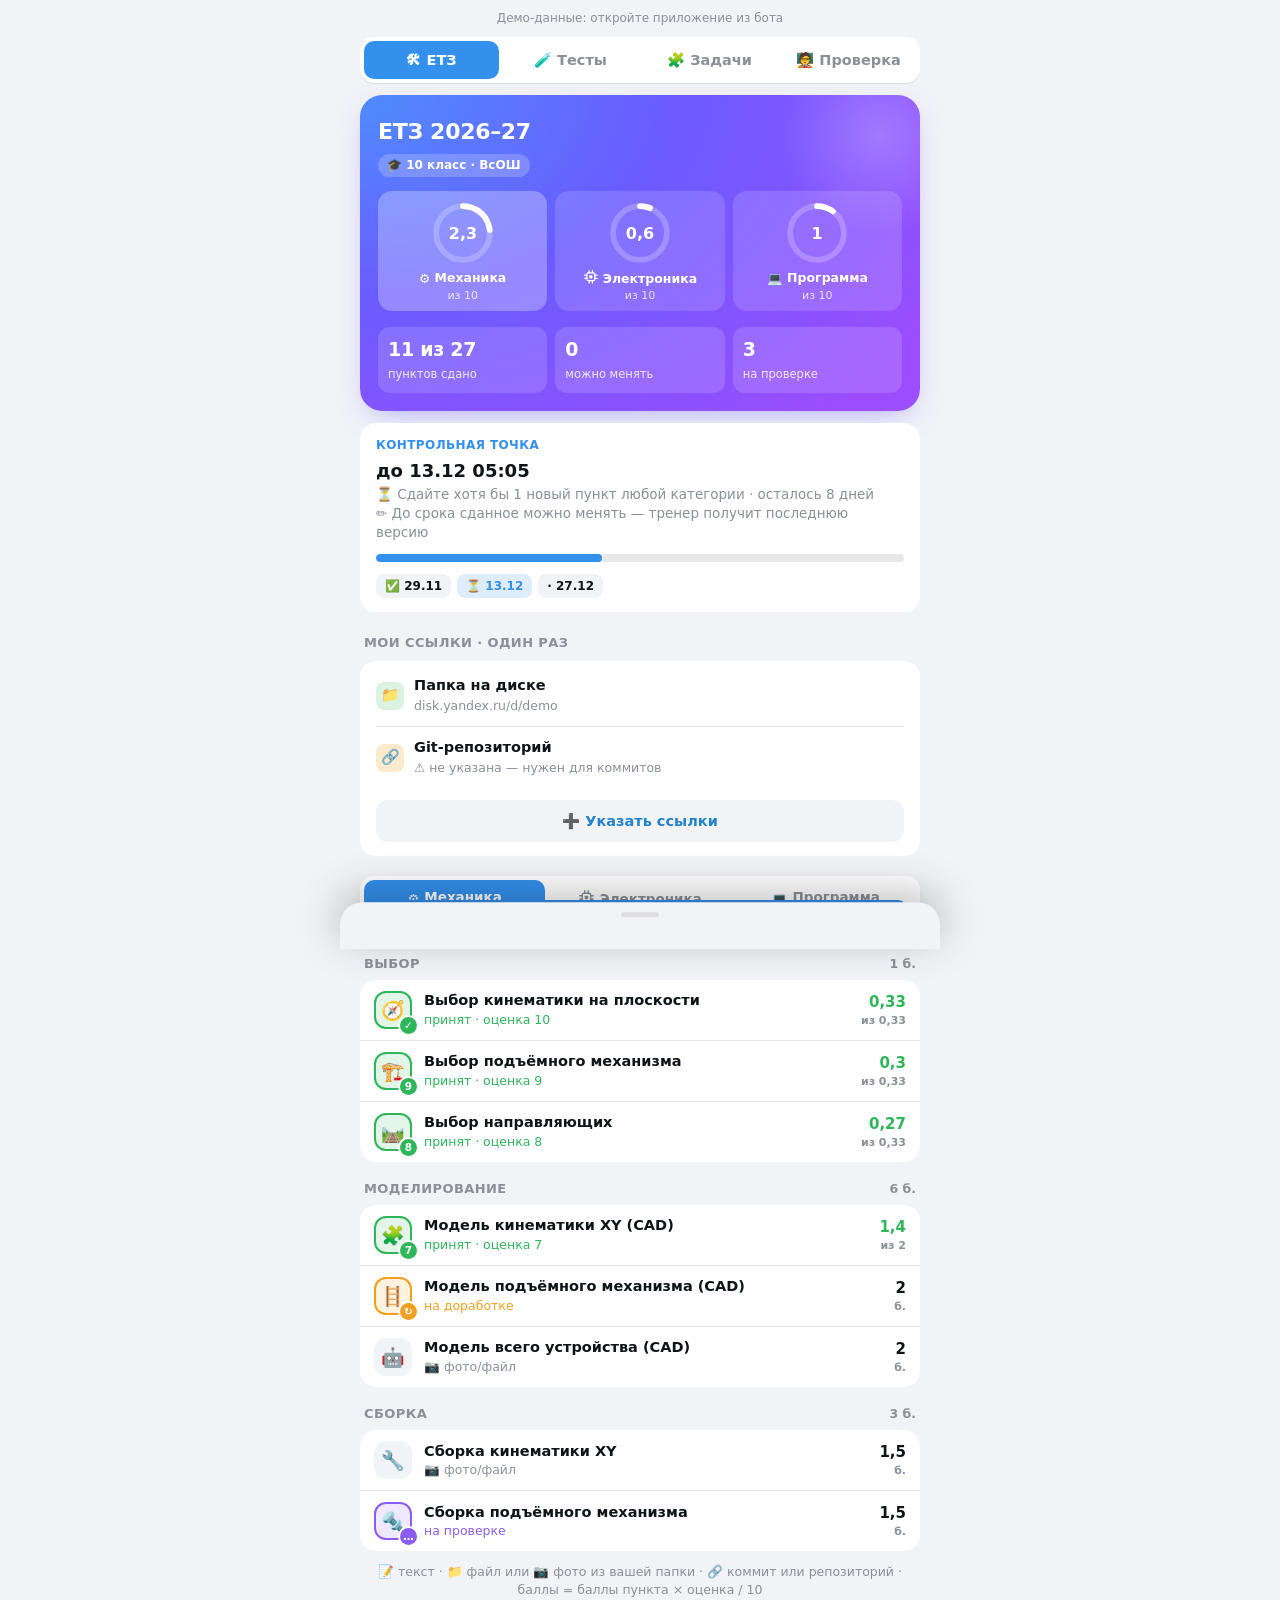
<file: docs/app/index.html>
<!doctype html>
<html lang="ru">
<head>
<meta charset="utf-8">
<meta name="viewport" content="width=device-width,initial-scale=1,maximum-scale=1,viewport-fit=cover">
<meta name="robots" content="noindex">
<title>CPM Robotics</title>
<script src="https://telegram.org/js/telegram-web-app.js"></script>
<style>
:root{
  --bg:var(--tg-theme-secondary-bg-color,#f2f3f7);
  --card:var(--tg-theme-section-bg-color,var(--tg-theme-bg-color,#fff));
  --text:var(--tg-theme-text-color,#0f1419);
  --hint:var(--tg-theme-hint-color,#8a8f98);
  --link:var(--tg-theme-link-color,#2481cc);
  --accent:var(--tg-theme-button-color,#3390ec);
  --accent-t:var(--tg-theme-button-text-color,#fff);
  --sep:var(--tg-theme-section-separator-color,rgba(127,127,127,.18));
  --ok:#2fb55a;--rev:#8b5cf6;--warn:#f0a020;--bad:#e5484d;--none:#9aa1ab;
  --r:16px;
}
@media (prefers-color-scheme:dark){:root:not(.tg){--bg:#101418;--card:#1b2128;--text:#f1f3f5;--hint:#8b95a1;--sep:rgba(255,255,255,.08)}}
*{box-sizing:border-box;-webkit-tap-highlight-color:transparent}
[hidden]{display:none!important}
html,body{margin:0;background:var(--bg);color:var(--text)}
body{font:15px/1.4 -apple-system,system-ui,"Segoe UI",Roboto,sans-serif;padding:10px 14px calc(24px + env(safe-area-inset-bottom));min-height:100vh}
.wrap{max-width:560px;margin:0 auto}
button{font:inherit;color:inherit}

/* tabs */
.tabs{position:sticky;top:0;z-index:5;display:flex;gap:4px;padding:4px;margin:0 0 12px;border-radius:14px;background:var(--card);box-shadow:0 1px 0 var(--sep)}
.tabs button{flex:1;min-width:0;white-space:nowrap;overflow:hidden;text-overflow:ellipsis;border:0;background:none;padding:9px 0;border-radius:10px;font-weight:700;font-size:14.5px;color:var(--hint);transition:background .2s,color .2s}
.tabs button.on{background:var(--accent);color:var(--accent-t)}
@media (max-width:400px){.tabs button{font-size:13px}}
.pane{display:none}.pane.on{display:block}

/* hero */
.hero{position:relative;overflow:hidden;border-radius:22px;padding:20px 18px 18px;color:#fff;box-shadow:0 10px 30px -12px rgba(90,80,255,.55)}
.hero.rep{background:radial-gradient(120% 140% at 0% 0%,#4f8cff 0%,#6a5cff 45%,#9b4dff 100%)}
.hero.job{background:radial-gradient(120% 140% at 0% 0%,#f7b733 0%,#fc6767 55%,#c2367a 100%);box-shadow:0 10px 30px -12px rgba(252,103,103,.55)}
.hero.tst{background:radial-gradient(120% 140% at 0% 0%,#18c29c 0%,#13a2c8 50%,#2f6bff 100%);box-shadow:0 10px 30px -12px rgba(19,162,200,.55)}
.hero::after{content:"";position:absolute;right:-60px;top:-60px;width:200px;height:200px;border-radius:50%;background:radial-gradient(circle,rgba(255,255,255,.22),rgba(255,255,255,0) 70%)}
.hero .top{display:flex;align-items:center;gap:16px;position:relative;z-index:1}
.ring{width:96px;height:96px;flex:none}
.ring circle{fill:none;stroke-width:9}
.ring .bgc{stroke:rgba(255,255,255,.22)}
.ring .fg{stroke:#fff;stroke-linecap:round;transition:stroke-dashoffset 1.1s cubic-bezier(.2,.8,.2,1)}
.ring text{fill:#fff;font-weight:800}
.hello{font-size:13px;opacity:.85}
.title{font-size:22px;font-weight:800;letter-spacing:-.3px;margin:2px 0 6px}
.chip{display:inline-flex;align-items:center;gap:5px;font-size:12px;font-weight:600;padding:3px 9px;border-radius:99px;background:rgba(255,255,255,.2)}
.stats{display:grid;grid-template-columns:repeat(3,1fr);gap:8px;margin-top:16px;position:relative;z-index:1}
.stat{background:rgba(255,255,255,.14);border-radius:12px;padding:9px 10px}
.stat b{display:block;font-size:19px;font-weight:800;letter-spacing:-.3px}
.stat span{font-size:11.5px;opacity:.85}
.stat b small{font-size:12px;font-weight:700;opacity:.75;letter-spacing:0}
.stat .bar{height:4px;border-radius:2px;background:rgba(255,255,255,.25);margin:4px 0 3px;overflow:hidden}
.stat .bar i{display:block;height:100%;width:0;border-radius:2px;background:#fff;transition:width 1s ease}.num{font:800 40px/1 ui-monospace,Menlo,Consolas,monospace;letter-spacing:2px;margin:4px 0}
.copy{border:0;border-radius:10px;padding:7px 12px;background:rgba(255,255,255,.22);color:#fff;font-weight:700;font-size:13px}

h2{font-size:13px;font-weight:600;text-transform:uppercase;letter-spacing:.4px;color:var(--hint);margin:22px 4px 8px}
.card{background:var(--card);border-radius:var(--r);padding:14px 16px}
.now .lbl{font-size:12px;font-weight:700;color:var(--accent);text-transform:uppercase;letter-spacing:.4px}
.now .nm{font-size:18px;font-weight:700;margin:4px 0 2px}
.now .meta{color:var(--hint);font-size:13.5px}
.timebar{height:8px;border-radius:4px;background:var(--sep);overflow:hidden;margin:12px 0 6px}
.timebar i{display:block;height:100%;border-radius:4px;width:0;transition:width 1s ease}
.tl{display:flex;justify-content:space-between;font-size:12px;color:var(--hint)}
.need{display:flex;flex-wrap:wrap;gap:6px;margin-top:12px}
.need span{font-size:12px;padding:4px 9px;border-radius:8px;background:var(--bg)}
.empty{text-align:center;padding:24px 16px}
.empty .em{font-size:42px}
.empty .sub{margin-top:4px}

/* list (stages + events) */
.st{position:relative;display:flex;gap:12px;padding:0 0 10px}
.st .rail{position:relative;width:30px;flex:none;display:flex;justify-content:center}
.st .rail::before{content:"";position:absolute;top:32px;bottom:-10px;width:2px;background:var(--sep)}
.st:last-child .rail::before{display:none}
.dot{position:relative;z-index:1;width:30px;height:30px;border-radius:50%;display:flex;align-items:center;justify-content:center;color:#fff;font-weight:800;font-size:13px;margin-top:10px}
.body{flex:1;min-width:0;background:var(--card);border-radius:var(--r);padding:11px 14px;cursor:pointer;transition:transform .15s}
.body:active{transform:scale(.985)}
.st.cur .body{box-shadow:0 0 0 2px var(--accent)}
.row1{display:flex;align-items:center;gap:8px}
.row1 b{flex:1;min-width:0;font-size:15px;white-space:nowrap;overflow:hidden;text-overflow:ellipsis}
.pill{flex:none;font-size:11.5px;font-weight:700;padding:3px 8px;border-radius:8px}
.cv{flex:none;color:var(--hint);font-size:20px;line-height:1;transition:transform .25s}
.open .cv{transform:rotate(90deg)}
.sub{font-size:12.5px;color:var(--hint);margin-top:2px}
.score{display:inline-flex;gap:2px;margin-left:4px;vertical-align:-1px}
.score i{width:6px;height:10px;border-radius:2px;background:var(--sep)}
.more{display:grid;grid-template-rows:0fr;transition:grid-template-rows .25s ease}
.more>div{overflow:hidden}
.open .more{grid-template-rows:1fr}
.more p{margin:10px 0 0;font-size:13.5px}
.more .k{color:var(--hint)}
.act{display:block;width:100%;margin-top:12px;border:0;border-radius:12px;padding:11px;font-weight:700;font-size:14.5px;background:var(--accent);color:var(--accent-t)}
.act.alt{background:var(--bg);color:var(--link)}
.ev .body{display:block}
.bar{height:8px;border-radius:4px;background:var(--sep);overflow:hidden;margin-top:8px}
.bar i{display:block;height:100%;border-radius:4px}

/* проверка (тренер) */
.hero.chk{background:radial-gradient(120% 140% at 0% 0%,#ff8a4c 0%,#f0569b 50%,#8b5cf6 100%);box-shadow:0 10px 30px -12px rgba(240,86,155,.5)}
.hero .act.lt{background:#fff;color:#c2367a;margin-top:14px;position:relative;z-index:1}
.dl{display:flex;align-items:center;gap:10px;padding:10px 0;border-top:1px solid var(--sep)}
.dl:first-child{border-top:0;padding-top:0}.dl:last-child{padding-bottom:0}
.dl .n{width:28px;height:28px;flex:none;border-radius:8px;display:flex;align-items:center;justify-content:center;font-weight:800;font-size:13px;color:#fff}
.dl .t{flex:1;min-width:0}.dl .t b{display:block;white-space:nowrap;overflow:hidden;text-overflow:ellipsis;font-size:14.5px}
.dl .t span{font-size:12.5px;color:var(--hint)}
.dl .mini{flex:none;border:0;border-radius:9px;padding:6px 10px;background:var(--bg);color:var(--link);font-weight:700;font-size:12.5px}
.search{display:flex;gap:8px;align-items:center;background:var(--card);border-radius:12px;padding:0 12px;margin-bottom:8px}
.search input{flex:1;min-width:0;border:0;outline:0;background:none;color:var(--text);font:inherit;padding:11px 0}
.search input::placeholder{color:var(--hint)}
.chips{display:flex;gap:6px;overflow-x:auto;margin-bottom:10px;scrollbar-width:none}
.chips::-webkit-scrollbar{display:none}
.chips button{flex:none;border:0;border-radius:99px;padding:6px 12px;font-size:13px;font-weight:600;background:var(--card);color:var(--hint)}
.chips button.on{background:var(--text);color:var(--card)}
.mx{overflow-x:auto}
.mx table{border-collapse:separate;border-spacing:4px;width:100%}
.mx th{font-size:12px;font-weight:600;color:var(--hint);padding:0 0 2px}
.mx td.nm{padding:0 6px 0 2px;font-size:14.5px;white-space:nowrap;max-width:46vw;overflow:hidden;text-overflow:ellipsis;cursor:pointer}
.mx td.nm i{font-style:normal;color:var(--hint);font-size:12px}
.mx td.c{width:40px;min-width:40px;height:36px;border-radius:9px;text-align:center;font-weight:800;font-size:14px;color:#fff;background:var(--sep);cursor:pointer;transition:transform .12s}
.mx td.c:active{transform:scale(.9)}
.legend{display:flex;flex-wrap:wrap;gap:4px 12px;font-size:12px;color:var(--hint);margin-top:10px}
.legend span::before{content:"";display:inline-block;width:10px;height:10px;border-radius:3px;margin-right:5px;vertical-align:-1px;background:var(--c)}
/* панель снизу: формы */
.ov{position:fixed;inset:0;z-index:30;background:rgba(0,0,0,.45);opacity:0;pointer-events:none;transition:opacity .2s}
.ov.on{opacity:1;pointer-events:auto}
.sh{position:fixed;left:0;right:0;bottom:0;z-index:31;max-width:600px;margin:0 auto;max-height:92vh;overflow-y:auto;overscroll-behavior:contain;
  background:var(--bg);border-radius:22px 22px 0 0;padding:6px 16px calc(22px + env(safe-area-inset-bottom));
  transform:translateY(105%);transition:transform .3s cubic-bezier(.2,.8,.2,1);box-shadow:0 -10px 40px rgba(0,0,0,.25)}
.sh.on{transform:none}
.sh::before{content:"";display:block;width:38px;height:5px;border-radius:3px;background:var(--sep);margin:4px auto 10px}
.shh{display:flex;align-items:center;gap:8px;margin-bottom:4px}.shh b{flex:1;font-size:19px;letter-spacing:-.2px}
.shh .x{flex:none;border:0;background:var(--card);border-radius:50%;width:32px;height:32px;color:var(--hint);font-size:15px}
.sht{font-weight:700;font-size:15.5px}.shs{color:var(--hint);font-size:13px;margin-top:2px}
.cmt{background:color-mix(in srgb,var(--warn) 15%,var(--card));border-radius:12px;padding:10px 12px;margin-top:10px;font-size:14px}
.fld{display:block;background:var(--card);border-radius:12px;padding:9px 12px 8px;margin-top:10px;position:relative;transition:box-shadow .15s}
.fld .fl{display:block;font-size:12px;font-weight:600;color:var(--hint);margin-bottom:2px;padding-right:60px}
.fld textarea,.fld input{display:block;width:100%;border:0;outline:0;background:none;color:var(--text);font:inherit;resize:none;padding:2px 0}
.fld textarea{min-height:44px}
.fld input[type=datetime-local]{min-height:30px}
.fld .cnt{position:absolute;right:12px;top:9px;font-size:11px;color:var(--hint)}.fld .cnt.bad{color:var(--bad);font-weight:700}
.fld .fh{display:block;font-size:12px;color:var(--hint);margin-top:4px}
.fld .fe{display:block;font-size:12.5px;color:var(--bad);margin-top:3px}.fld .fe:empty{display:none}
.fld:focus-within{box-shadow:0 0 0 1.5px var(--accent)}.fld.bad{box-shadow:0 0 0 1.5px var(--bad)}
.act.ok{background:var(--ok);color:#fff}
.act.warn{background:color-mix(in srgb,var(--warn) 18%,var(--card));color:#c27a00}
.act.ghost{background:none;color:var(--hint);font-weight:600;margin-top:4px}
.row2{display:flex;gap:8px}.row2 .act{flex:1}
.lbl2{font-size:12px;font-weight:600;color:var(--hint);margin:14px 2px 0}
.scores{display:grid;grid-template-columns:repeat(5,1fr);gap:6px;margin-top:6px}
.scores button{border:0;border-radius:11px;padding:11px 0;font-weight:800;font-size:15px;background:var(--card);color:var(--text);transition:transform .1s}
.scores button:active{transform:scale(.92)}
.scores button.on{background:var(--ok);color:#fff}
.rtext{background:var(--card);border-radius:12px;padding:10px 12px;margin-top:10px;font-size:14px;white-space:pre-wrap;word-break:break-word}
.rtext .k{font-size:12px;font-weight:600;color:var(--hint);margin-top:8px}.rtext .k:first-child{margin-top:0}.rtext p{margin:2px 0 0}
.review-photo{display:block;width:100%;max-height:65vh;object-fit:contain;margin-top:8px;border-radius:12px;background:var(--card)}
.review-message{margin:10px 0;color:var(--text)}
.links{display:flex;gap:8px;margin-top:10px}
.links button{flex:1;min-width:0;border:0;border-radius:11px;padding:10px;background:var(--card);color:var(--link);font-weight:700;font-size:13.5px;white-space:nowrap;overflow:hidden;text-overflow:ellipsis}
.qchips{display:flex;flex-wrap:wrap;gap:6px;margin-top:8px}
.qchips button{border:0;border-radius:99px;padding:6px 11px;font-size:12.5px;background:var(--card);color:var(--link)}
.pi{background:var(--card);border-radius:var(--r);padding:12px 14px;margin-bottom:8px;cursor:pointer;transition:transform .15s}
.pi:active{transform:scale(.985)}
.pi .r1{display:flex;align-items:center;gap:8px}.pi .r1 b{flex:1;min-width:0;white-space:nowrap;overflow:hidden;text-overflow:ellipsis}
.pi .ex{font-size:13px;color:var(--hint);margin-top:4px;display:-webkit-box;-webkit-line-clamp:2;-webkit-box-orient:vertical;overflow:hidden}
.late{color:var(--bad);font-weight:700}
.banner{display:flex;align-items:center;gap:10px;background:color-mix(in srgb,var(--accent) 14%,var(--card));border-radius:var(--r);padding:12px 14px;margin-bottom:12px}
.banner .t{flex:1;min-width:0;font-size:14px}.banner .act{width:auto;margin:0;padding:8px 14px}
.banner .x{border:0;background:none;color:var(--hint);font-size:16px}
.tn{display:flex;justify-content:space-between;gap:8px;font-weight:700;margin-top:12px;font-size:14px}
.tq{display:flex;gap:8px;align-items:flex-start;font-size:13.5px;padding:6px 0;border-top:1px solid var(--sep)}
.tq .qi{flex:none;width:18px;text-align:center}.tq .qt{flex:1;min-width:0;word-break:break-word}
.tq .qh{display:block;color:var(--hint);font-size:12.5px}.tq .qs{flex:none;font-weight:800}
.foot{text-align:center;color:var(--hint);font-size:12px;margin-top:18px}
.demo{display:none;margin:0 0 10px;text-align:center;font-size:12px;color:var(--hint)}
.fade{opacity:0;transform:translateY(8px);animation:in .5s cubic-bezier(.2,.8,.2,1) forwards}
@keyframes in{to{opacity:1;transform:none}}
@media (prefers-reduced-motion:reduce){.fade{animation:none;opacity:1;transform:none}.ring .fg,.timebar i{transition:none}}

/* ЕТЗ */
.rings{display:grid;grid-template-columns:repeat(3,1fr);gap:8px;margin-top:14px;position:relative;z-index:1}
.rg{border:0;background:rgba(255,255,255,.14);border-radius:14px;padding:10px 4px 8px;text-align:center;color:#fff;cursor:pointer;transition:background .2s,transform .12s}
.rg:active{transform:scale(.96)}.rg.on{background:rgba(255,255,255,.28)}
.rg .ring{display:block;margin:0 auto}
.rg .l{font-size:12.5px;font-weight:700;margin-top:4px;white-space:nowrap;overflow:hidden;text-overflow:ellipsis}
.rg .m{font-size:11px;opacity:.8}
.rings.dark{margin:12px 0 4px}.rings.dark .rg{background:var(--card);color:var(--text);cursor:default}
.rings.dark .ring .bgc{stroke:var(--sep)}.rings.dark .ring .fg{stroke:var(--ok)}.rings.dark .ring text{fill:var(--text)}
.cps{display:flex;gap:6px;overflow-x:auto;margin-top:12px;scrollbar-width:none}.cps::-webkit-scrollbar{display:none}
.cps span{flex:none;font-size:12px;font-weight:700;padding:4px 9px;border-radius:8px;background:var(--bg)}
.cps span.cur{background:color-mix(in srgb,var(--accent) 16%,var(--card));color:var(--accent)}
.seg{position:sticky;top:58px;z-index:4;display:flex;gap:4px;padding:4px;background:var(--card);border-radius:14px;margin:20px 0 0;box-shadow:0 4px 14px -10px rgba(0,0,0,.4);scroll-margin-top:62px}
.seg button{flex:1;min-width:0;border:0;background:none;border-radius:10px;padding:8px 2px 7px;font-weight:700;font-size:13.5px;color:var(--hint);white-space:nowrap;overflow:hidden;text-overflow:ellipsis}
.seg button small{display:block;font-weight:600;font-size:11px;margin-top:1px}
.seg button.on{background:var(--accent);color:var(--accent-t)}
.grp{display:flex;justify-content:space-between;align-items:baseline;margin:18px 4px 7px}
.grp b{font-size:13px;font-weight:700;text-transform:uppercase;letter-spacing:.4px;color:var(--hint)}
.grp span{font-size:12.5px;font-weight:700;color:var(--hint);white-space:nowrap;flex:none;margin-left:10px}
.list{border-radius:var(--r);overflow:hidden;background:var(--card)}
.it{display:flex;align-items:center;gap:12px;padding:11px 14px;border-top:1px solid var(--sep);cursor:pointer;transition:background .15s}
.list .it:first-child{border-top:0}
.it:active{background:color-mix(in srgb,var(--text) 5%,transparent)}
.it.inc{box-shadow:inset 3px 0 0 var(--accent)}
.it .ic{width:38px;height:38px;flex:none;border-radius:12px;display:flex;align-items:center;justify-content:center;font-size:19px;background:var(--bg);position:relative}
.it .ic .bd{position:absolute;right:-5px;bottom:-5px;min-width:17px;height:17px;padding:0 3px;border-radius:9px;color:#fff;font-size:10.5px;font-weight:800;line-height:17px;text-align:center;box-shadow:0 0 0 2px var(--card)}
.cico{display:inline-flex;vertical-align:-.14em}.cico svg{width:1.25em;height:1.25em}
.it .tx{flex:1;min-width:0}
.it .tx b{display:block;font-size:14.5px;font-weight:600;line-height:1.3}
.it .tx span{display:block;font-size:12.5px;color:var(--hint);margin-top:1px}
.it .pt{flex:none;text-align:right;font-weight:800;font-size:15px;min-width:40px}
.it .pt small{display:block;font-weight:600;font-size:11px;color:var(--hint)}
.it .bdg{flex:none;display:flex;gap:4px}
.legend2{margin:12px 4px 0;text-align:center}
.cart{position:fixed;left:12px;right:12px;bottom:calc(12px + env(safe-area-inset-bottom));z-index:20;max-width:536px;margin:0 auto;display:flex;align-items:center;gap:10px;
  background:var(--accent);color:var(--accent-t);border-radius:16px;padding:10px 10px 10px 16px;box-shadow:0 12px 30px -10px rgba(0,0,0,.45);transform:translateY(160%);transition:transform .3s cubic-bezier(.2,.8,.2,1)}
.cart.on{transform:none}
.cart .t{flex:1;min-width:0;font-weight:800;font-size:14.5px;cursor:pointer}.cart .t small{display:block;font-weight:600;opacity:.85;font-size:12px}
.cart button{flex:none;border:0;border-radius:11px;padding:11px 16px;background:var(--accent-t);color:var(--accent);font-weight:800}
body.withcart{padding-bottom:calc(96px + env(safe-area-inset-bottom))}
.scores{grid-template-columns:repeat(6,1fr)}
.act.dim{opacity:.55}
.dl .n{font-size:15px}
</style>
</head>
<body>
<div class="wrap">
  <div class="demo" id="demo">Демо-данные: откройте приложение из бота</div>
  <div id="banner"></div>
  <nav class="tabs" id="tabs">
    <button data-t="r" class="on">🛠 ЕТЗ</button>
    <button data-t="k">🧪 Тесты</button>
    <button data-t="j" hidden>🧩 Задачи</button>
    <button data-t="c" hidden>🧑‍🏫 Проверка</button>
  </nav>
  <main class="pane on" id="pane-r"></main>
  <main class="pane" id="pane-k"></main>
  <main class="pane" id="pane-j"></main>
  <main class="pane" id="pane-c"></main>
  <div class="foot" id="foot"></div>
</div>
<div class="ov" id="ov"></div>
<div class="sh" id="sh" role="dialog" aria-modal="true"></div>

<script>
(async function(){
const tg = window.Telegram && Telegram.WebApp;
const inTg = !!(tg && tg.platform && tg.platform !== 'unknown');
const $ = id => document.getElementById(id);
const h = (tag, cls, text) => { const e = document.createElement(tag); if (cls) e.className = cls; if (text != null) e.textContent = text; return e; };
const haptic = (k) => { try { inTg && (k === 'sel' ? tg.HapticFeedback.selectionChanged() : tg.HapticFeedback.impactOccurred(k)); } catch (e) {} };

/* ---------- data ---------- */
function decode(s){
  s = s.replace(/-/g,'+').replace(/_/g,'/'); while (s.length % 4) s += '=';
  const bin = atob(s), b = new Uint8Array(bin.length);
  for (let i = 0; i < bin.length; i++) b[i] = bin.charCodeAt(i);
  return JSON.parse(new TextDecoder().decode(b));
}
async function decodeZ(s){   // ?z= — то же, сжатое zlib (длинная сводка тренера)
  s = s.replace(/-/g,'+').replace(/_/g,'/'); while (s.length % 4) s += '=';
  const bin = atob(s), b = new Uint8Array(bin.length);
  for (let i = 0; i < bin.length; i++) b[i] = bin.charCodeAt(i);
  const out = new Blob([b]).stream().pipeThrough(new DecompressionStream('deflate'));
  return JSON.parse(await new Response(out).text());
}
let data = null, zfail = false;
const QS = new URLSearchParams(location.search);
const liveReview = QS.get('review') === '1';
let reviewError = '';
async function reviewRequest(path = '', {action, photo = false} = {}){
  if (!tg?.initData) throw new Error('Откройте «Проверка ЕТЗ» из личного чата с ботом.');
  const timeout = new AbortController();
  const timer = setTimeout(() => timeout.abort(), 20000);
  try {
    const headers = {'X-Telegram-Init-Data': tg.initData};
    if (action) headers['Content-Type'] = 'application/json';
    const res = await fetch('/api/review' + path, {headers, signal: timeout.signal, cache: 'no-store',
      method: action ? 'POST' : 'GET', body: action ? JSON.stringify(action) : undefined});
    if (photo && res.ok) return await res.blob();
    const result = await res.json().catch(() => ({}));
    if (res.ok && (result.c || result.work)) return result;
    const err = new Error(result.error || 'Сервер проверки недоступен. Попробуйте ещё раз.');
    err.summary = res.status === 409 ? result : null;
    throw err;
  } finally {
    clearTimeout(timer);
  }
}
function reviewErrorText(err){
  return err instanceof TypeError || err.name === 'AbortError'
    ? 'Связь прервалась. Обновите очередь, чтобы увидеть текущий статус.'
    : err.message;
}
const fragment = new URLSearchParams(location.hash.slice(1));
const compressed = fragment.get('z') || QS.get('z');
if (liveReview) {
  if (inTg) tg.ready();
  try { data = await reviewRequest(); } catch (e) { reviewError = reviewErrorText(e); }
} else {
  try { if (QS.get('d')) data = decode(QS.get('d')); } catch (e) {}
  if (!data && compressed) { try { data = await decodeZ(compressed); } catch (e) { zfail = true; } }
}
const DEMO_E = {"c":[["m","Механика",[["Выбор",10.0],["Моделирование",60.0],["Сборка",30.0]],"фото/файл"],["e","Электроника",[["Выбор",10.0],["Печатная плата",90.0]],"файл"],["p","Программа",[["Git",10.0],["Низкий уровень · микроконтроллер",15.0],["Верхний уровень · логика и перемещение шашек",40.0],["Камера · компьютерное зрение",35.0]],"файл"]],"i":[[101,0,0,"Выбор кинематики на плоскости","Какую кинематику выбрали (декартова, H-bot, CoreXY…) и почему",9,"t","",0.3333,0.3333,0.3333,"🧭"],[102,0,0,"Выбор подъёмного механизма","Чем поднимаете рабочий орган и почему",9,"t","",0.3333,0.3333,0.3333,"🏗️"],[103,0,0,"Выбор направляющих","Какие направляющие и почему",9,"t","",0.3333,0.3333,0.3333,"🛤️"],[104,0,1,"Модель кинематики XY (CAD)","Фото (скриншот) или файл модели из CAD",9,"f","",2.0,2.0,2.0,"🧩"],[105,0,1,"Модель подъёмного механизма (CAD)","Фото (скриншот) или файл модели из CAD",9,"f","",2.0,2.0,2.0,"🪜"],[106,0,1,"Модель всего устройства (CAD)","Фото (скриншот) или файл сборки всего устройства в CAD",9,"f","",2.0,2.0,2.0,"🤖"],[107,0,2,"Сборка кинематики XY","Фото или видео собранной кинематики",9,"f","",1.5,1.5,1.0,"🔧"],[108,0,2,"Сборка подъёмного механизма","Фото или видео собранного механизма",9,"f","",1.5,1.5,1.0,"🔩"],[109,0,2,"Поворот шашки на любой угол 0–360°","Видео: удерживаемая шашка поворачивается на заданный угол",11,"f","",0.0,0.0,1.0,"🔄"],[201,1,0,"Выбор устройства высокого уровня (ПК / микрокомпьютер)","Что будет обрабатывать изображение и почему",9,"t","",0.3333,0.3333,0.3333,"🖥️"],[202,1,0,"Выбор контроллера","Какой контроллер и почему",9,"t","",0.3333,0.3333,0.3333,"🎛️"],[203,1,0,"Выбор питания","Источник питания, напряжения, токи",9,"t","",0.3333,0.3333,0.3333,"🔋"],[204,1,1,"Структурная схема","Файл или скриншот схемы",9,"f","",1.0,1.0,1.0,"🗺️"],[205,1,1,"Принципиальная схема","Файл схемы из CAD",9,"f","",2.0,2.0,2.0,"✏️"],[206,1,1,"Разводка печатной платы","Файл платы или проекта из CAD",9,"f","",3.0,3.0,3.0,"🔀"],[207,1,1,"Монтаж платы","Видео: плата собрана и работает",9,"f","",2.0,2.0,2.0,"🪛"],[208,1,1,"Соблюдены требования к плате","Видео: разъёмы А (аналог.), Б (цифр.), В (UART) работают",9,"f","",1.0,1.0,1.0,"📋"],[301,2,0,"Git-репозиторий","Ссылка на репозиторий проекта (GitHub, GitLab…) с открытым доступом",9,"r","",1.0,1.0,1.0,"🌿"],[302,2,1,"Связь ПК и контроллера","Коммит с кодом связи; видео — по желанию",9,"fc","f",0.75,0.75,0.75,"📡"],[306,2,1,"Движение рабочего органа и подъёмного механизма","Коммит и видео движения",9,"fc","",0.75,0.75,0.75,"🦾"],[307,2,2,"Начальное положение шашек; захват, перенос, установка в клетку","Коммит и видео: шашка перенесена в заданную клетку",9,"fc","",1.7778,1.4545,1.4545,"♟️"],[308,2,2,"Задача с вводом параметров и выводом с ПК","Ввод номера задачи и клеток, вывод хода решения на ПК. Коммит и видео",9,"fc","",1.3333,1.0909,1.0909,"⌨️"],[309,2,2,"Стопка до 5 шашек","Коммит и видео: шашки ставятся друг на друга",9,"fc","",0.8889,0.7273,0.7273,"🥞"],[310,2,2,"Захват верхней шашки из стопки","Коммит и видео",10,"fc","",0.0,0.7273,0.7273,"🔝"],[303,2,3,"Цвета на изображении и их координаты","Коммит и фото/скриншот: найденные шашки и их координаты",9,"fc","",2.1,1.05,1.05,"🎨"],[304,2,3,"Определение листа на поле по меткам ArUco","Коммит и фото/скриншот: найденный лист операционного поля",9,"fc","",1.4,0.7,0.7,"📄"],[305,2,3,"Чтение маркеров на шашках (ArUco, AprilTag, QR)","Коммит и фото/скриншот: прочитанные маркеры",10,"fc","",0.0,0.7,0.7,"🏷️"],[311,2,3,"Графическая фигура на наклейке","Коммит и видео: распознана фигура на наклейке",10,"fc","",0.0,1.05,1.05,"🖼️"]]};   // справочник для демо (в боте он приходит в ссылке)
const now = Date.now()/1000, D = 86400;
let demo = false;
if (!data && !inTg && !liveReview) {
  demo = true;
  data = {v:3, b:'', t:now, e:DEMO_E,
    r:{g:'ВсОШ', gr:10, s:'X987wnnrn' + 'X8nnrnnn' + 'Xr' + 'n'.repeat(9), l:['https://disk.yandex.ru/d/demo', ''],
       cp:[[now-6*D,'ok'],[now+8*D,'next'],[now+22*D,'future']],
       d:{'105':{c:'Нет скриншота подъёмника в разрезе', f:'https://disk.yandex.ru/d/demo/lift.png', v:1}}},
    k:{n:'0417', e:[[12,'Олимпиада — школьный этап','01.11.2026',34,40,1,now+25*D,
        [['Теория',14,20,[['Задание 1','42',1,4],['Задание 2','3,14',1,4],['Задание 3','',0,0,'12',4],['Задание 4','B',1,6],['Задание 5','17',0,0,'21',2]]],
         ['Практика',20,20,[['Робот проехал трассу','да',1,10],['Время, с','48',1,10],['Комментарий','аккуратная сборка',2,0]]]]],
       [9,'Входной тест','15.10.2026',18,30,0,0]]},
    j:{t:[[1,'4 светодиода',10,1,now+9*D,'💡',[['Начальное состояние — все 4 светодиода на 20 %',2],['Яркость по номеру, остальные не меняются',3],['Яркость больше 100 → 100 %',1],['Яркость меньше 0 → 0 %',1],['Неверный номер — все 4 мигают 3 раза',2],['После ошибки — прежнее состояние',1]]],
          [2,'Бегущий огонь',10,0,0,'🚦',[['Скорость',5],['Направление',5]]]],
       m:[[1,7.5,3,[2,3,1,0,1,0.5]]],
       s:{g:['ВсОШ Роботы','Pico 7–8'], u:[['Волкова Д.',0,[[1,10,2]]],['Зайцева В.',1,[[1,7.5,3]]],['Иванов А.',0,[[1,4,1]]],['Козлов Р.',1,[]]]}},
    c:{g:'ВсОШ', q:3, a:1, cp:[[1,now-6*D],[2,now+8*D],[3,now+22*D]],
       u:[[1,'Волкова Д.',9,'X98Xrnnnn'+'X9nnnnnn'+'X'+'n'.repeat(10),0],[2,'Зайцева В.',10,'XXX9X8nnn'+'XXXnnnnn'+'X7'+'n'.repeat(9),0],
          [3,'Иванов А.',10,'X987wnnrn'+'X8nnrnnn'+'Xr'+'n'.repeat(9),0],[4,'Козлов Р.',11,'987'+'n'.repeat(25),1],
          [5,'Новиков Л.',9,'n'.repeat(28),2],[6,'Орлова Е.',11,'XXXXXXXX9'+'XXX9Xnnn'+'X9X'+'n'.repeat(8),0],[7,'Смирнов К.',10,'w'+'n'.repeat(27),1,0]],
       p:[[21,3,108,1,now-2*D,'Собрали подъёмник на ходовом винте, видео подъёма и опускания.','https://disk.yandex.ru/d/demo/lift.mp4','',0],
          [22,3,205,1,now-30*3600,'','https://disk.yandex.ru/d/demo/schema.pdf','',0],
          [23,3,302,1,now-5*3600,'Связь по UART 115200, протокол — строки G-кода','','https://github.com/demo/robot/commit/3f2a9c1',0]]}};
}
data = data || {v:3};
const BOT = data.b || '';

function openBot(arg){
  if (!BOT) { inTg ? tg.showAlert('Откройте чат с ботом.') : null; return; }
  const url = 'https://t.me/' + BOT + '?start=' + arg;
  haptic('medium');
  if (inTg) { tg.openTelegramLink(url); tg.close(); } else location.href = url;
}

/* ---------- отправка боту ----------
   Кнопка «📱 Приложение» под полем ввода (в ссылке kb=1) — страница отправляет Telegram.WebApp.sendData, бот отвечает
   в чате и присылает свежую кнопку. Кнопка меню («Приложение» слева от поля ввода) так не умеет: там действие
   сохраняется, бот присылает кнопку под полем ввода — оттуда оно уходит одним касанием. */
const KB = inTg && QS.get('kb') === '1';
const MAXT = 1500;
function notify(t){ inTg ? tg.showAlert(t) : alert(t); }
function store(k, v){ try { v == null ? localStorage.removeItem(k) : localStorage.setItem(k, typeof v === 'string' ? v : JSON.stringify(v)); } catch (e) {} }
function load(k){ try { const v = localStorage.getItem(k); return v ? JSON.parse(v) : null; } catch (e) { return null; } }
/* «Не отправлено» — ещё и в CloudStorage Telegram: localStorage у кнопки меню и кнопки под полем ввода бывает разный */
const cloud = inTg && tg.CloudStorage && tg.isVersionAtLeast && tg.isVersionAtLeast('6.9') ? tg.CloudStorage : null;
function setPending(v){
  store('pending', v);
  if (cloud) { try { v ? cloud.setItem('pending', JSON.stringify(v)) : cloud.removeItem('pending'); } catch (e) {} }
}
/* открыто кнопкой меню — отправлять нельзя (Telegram): сразу к кнопке «📱 Приложение» под полем ввода */
function needKB(){
  if (liveReview || !inTg || KB) return false;
  tg.showPopup({title: 'Откройте кнопкой внизу', message: 'Сдавать и проверять можно только из кнопки «📱 Приложение» под полем ввода. Бот сейчас пришлёт её — нажмите и сделайте то же там.', buttons: [{type: 'ok'}]}, () => openBot('app'));
  return true;
}
function send(action, what, after){
  const raw = JSON.stringify(action);
  if (new TextEncoder().encode(raw).length > 4096) return notify('Слишком длинно для приложения — сократите текст или сдайте в чате.');
  if (!inTg) { closeSheet(); after && after(); return notify('Демо: в Telegram это сразу уйдёт боту — «' + what + '».'); }
  after && after();
  if (KB) { setPending(null); haptic('medium'); tg.sendData(raw); return; }   // Telegram закроет приложение
  setPending({raw, what, t: Date.now()});
  tg.showPopup({title: 'Почти готово', message: 'Отправлять можно из кнопки «📱 Приложение» под полем ввода. Бот сейчас пришлёт её — нажмите, и «' + what + '» уйдёт одним касанием.', buttons: [{type: 'ok'}]}, () => openBot('app'));
}

/* ---------- панель снизу ---------- */
const ov = $('ov'), sh = $('sh');
let sheetVersion = 0, sheetBack = null;
const sheetImages = new Set();
function resetSheet(){
  sheetVersion += 1;
  sheetImages.forEach(url => URL.revokeObjectURL(url));
  sheetImages.clear();
}
function backSheet(){ sheetBack?.(); }
function closeSheet(){
  resetSheet();
  sheetBack = null;
  ov.classList.remove('on'); sh.classList.remove('on'); document.body.style.overflow = '';
  if (inTg) { try { tg.BackButton.offClick(backSheet); tg.BackButton.hide(); } catch (e) {} }
}
function sheet(title, build, back = closeSheet){
  resetSheet();
  sheetBack = back;
  sh.textContent = '';
  const hd = h('div', 'shh'), x = h('button', 'x', '✕'); x.onclick = closeSheet; hd.append(h('b', '', title), x); sh.append(hd);
  build(sh);
  sh.scrollTop = 0; ov.classList.add('on'); sh.classList.add('on'); document.body.style.overflow = 'hidden'; haptic('light');
  if (inTg) { try { tg.BackButton.offClick(backSheet); tg.BackButton.onClick(backSheet); tg.BackButton.show(); } catch (e) {} }
  return sheetVersion;
}
ov.onclick = closeSheet;
function field(label, o){
  const w = h('label', 'fld'); w.append(h('span', 'fl', label + (o.req ? ' *' : '')));
  const inp = o.multi ? h('textarea') : h('input');
  if (!o.multi) inp.type = o.type || 'text';
  if (o.ph) inp.placeholder = o.ph;
  inp.value = o.value || ''; w.append(inp);
  if (o.multi) { inp.rows = o.rows || 3; const fit = () => { inp.style.height = 'auto'; inp.style.height = Math.min(inp.scrollHeight, 320) + 'px'; }; inp.addEventListener('input', fit); setTimeout(fit, 0); }
  if (o.max) { const c = h('span', 'cnt'); w.append(c); const u = () => { c.textContent = inp.value.length + ' / ' + o.max; c.classList.toggle('bad', inp.value.length > o.max); }; inp.addEventListener('input', u); u(); }
  if (o.hint) w.append(h('span', 'fh', o.hint));
  const er = h('span', 'fe'); w.append(er);
  inp.addEventListener('input', () => { er.textContent = ''; w.classList.remove('bad'); });
  return {w, inp, val: () => inp.value.trim(), err: t => { er.textContent = t || ''; w.classList.toggle('bad', !!t); }};
}
function linkBtn(box, items){
  const r = h('div', 'links');
  for (const [label, value] of items) {
    if (!value) continue;
    let url;
    try { url = new URL(value); } catch (e) { continue; }
    if (!['https:', 'http:'].includes(url.protocol)) continue;
    const b = h('button', '', label + ' · ' + url.hostname);
    b.title = url.href;
    b.onclick = () => inTg ? tg.openLink(url.href) : window.open(url.href, '_blank', 'noopener');
    r.append(b);
  }
  if (r.children.length) box.append(r);
}

function workContents(box, item, text, file, code){
  if (text) {
    const block = h('div', 'rtext');
    block.append(h('div', 'k', 'Описание работы'), h('p', '', text));
    box.append(block);
  }
  linkBtn(box, [['📁 Файл', file], [item && item.need.includes('r') ? '🔗 Репозиторий' : '🔗 Коммит', code]]);
}
const URL_RE = /^https?:\/\/\S+\.\S+$/i;

/* ---------- helpers ---------- */
const pad = v => (v < 10 ? '0' : '') + v;
const msk = ts => new Date((ts + 3*3600)*1000);
const dm = ts => { const t = msk(ts); return pad(t.getUTCDate()) + '.' + pad(t.getUTCMonth()+1); };
const dmhm = ts => { const t = msk(ts); return dm(ts) + ' ' + pad(t.getUTCHours()) + ':' + pad(t.getUTCMinutes()); };
function plural(n, a, b, c){ n = Math.abs(n) % 100; const m = n % 10; return n > 10 && n < 20 ? c : m > 1 && m < 5 ? b : m === 1 ? a : c; }
function left(ts){
  const s = ts - now;
  if (s <= 0) return {v:'0', l:'срок прошёл', txt:'срок прошёл'};
  const d = Math.floor(s/D);
  if (d >= 1) return {v:String(d), l:plural(d,'день','дня','дней') + ' до срока', txt:'осталось ' + d + ' ' + plural(d,'день','дня','дней')};
  const hh = Math.max(1, Math.ceil(s/3600));
  return {v:hh + ' ч', l:'до срока', txt:'осталось ' + hh + ' ' + plural(hh,'час','часа','часов')};
}
const fmt = x => x == null ? '—' : (Math.round(x*10)/10).toString().replace('.', ',');
function empty(pane, em, title, sub, btnText, arg){
  const c = h('section', 'card empty fade');
  c.append(h('div', 'em', em), h('b', '', title));
  if (sub) c.append(h('div', 'sub', sub));
  if (btnText) { const b = h('button', 'act', btnText); b.onclick = () => openBot(arg); c.append(b); }
  pane.append(c);
}
function hero(cls, ringFrac, ringText, hello, title, chip, stats){
  const s = h('section', 'hero fade ' + cls), top = h('div', 'top');
  if (ringText != null) {
    top.innerHTML = '<svg class="ring" viewBox="0 0 100 100"><circle class="bgc" cx="50" cy="50" r="42"/><circle class="fg" cx="50" cy="50" r="42" transform="rotate(-90 50 50)" stroke-dasharray="263.9" stroke-dashoffset="263.9"/><text x="50" y="57" text-anchor="middle" font-size="22"></text></svg>';
    top.querySelector('text').textContent = ringText;
    const fg = top.querySelector('.fg');
    setTimeout(() => { fg.style.strokeDashoffset = String(263.9 * (1 - ringFrac)); }, 150);
  }
  const t = h('div'); if (hello) t.append(h('div', 'hello', hello)); t.append(h('div', 'title', title));
  if (chip) t.append(h('span', 'chip', chip));
  top.append(t); s.append(top);
  if (stats) { const g = h('div', 'stats'); stats.forEach(([v, l]) => { const e = h('div', 'stat'); e.append(h('b', '', v), h('span', '', l)); g.append(e); }); s.append(g); }
  return s;
}
const user = inTg && tg.initDataUnsafe && tg.initDataUnsafe.user;

/* ---------- ЕТЗ: справочник пунктов (общий для ученика и тренера) ---------- */
const CATI = {m: '⚙️', e: 'chip', p: '💻'};
const CHIP = '<svg viewBox="0 0 24 24" fill="none" stroke="currentColor" stroke-width="2" stroke-linecap="round" aria-hidden="true"><rect x="6" y="6" width="12" height="12" rx="2.2"/><rect x="9.6" y="9.6" width="4.8" height="4.8" rx=".8" fill="currentColor" stroke="none"/><path d="M9.5 2.5v3.5M14.5 2.5v3.5M9.5 18v3.5M14.5 18v3.5M2.5 9.5h3.5M2.5 14.5h3.5M18 9.5h3.5M18 14.5h3.5"/></svg>';
/* значок категории: у Электроники — нарисованная микросхема (такого эмодзи нет), у остальных — эмодзи */
function catIco(c){ const e = h('span', 'cico'); if (c.em === 'chip') e.innerHTML = CHIP; else e.textContent = c.em; return e; }
const withCat = (el, c, rest) => { el.append(catIco(c), ' ' + rest); return el; };
function readCatalog(e){
  if (!e || !e.i) return null;
  return {cats: (e.c || []).map(([k, t, g, fl], i) => ({k, t, i, em: CATI[k] || '•', fl: fl || 'файл', groups: (g || []).map(([gt, sh]) => ({t: gt, sh}))})),
          items: e.i.map((x, n) => ({n, id: x[0], ci: x[1], gi: x[2], t: x[3], hint: x[4] || '', gr: x[5], need: x[6] || '', opt: x[7] || '', pts: [x[8] || 0, x[9] || 0, x[10] || 0], em: x[11] || ''}))};
}
let E, ITEM;
function updateCatalog(){
  E = readCatalog(data.e);
  ITEM = E ? Object.fromEntries(E.items.map(it => [it.id, it])) : {};
}
updateCatalog();
const ptsOf = (it, gr) => it.pts[Math.min(2, Math.max(0, (gr || 9) - 9))] || 0;
const fp = v => String(Math.round((v || 0) * 100) / 100).replace('.', ',');
function stOf(ch){ ch = ch || 'n'; return ch === 'n' || ch === 'r' || ch === 'w' ? {k: ch, sc: null} : {k: 'a', sc: ch === 'X' ? 10 : +ch || 0}; }
const SK = {a: {c: 'var(--ok)', t: 'принят', e: '✓'}, r: {c: 'var(--rev)', t: 'на проверке', e: '…'},
            w: {c: 'var(--warn)', t: 'на доработке', e: '↻'}, n: {c: 'var(--none)', t: 'не сдан', e: ''},
            o: {c: 'var(--accent)', t: 'сдан · можно менять до срока', e: '✎'}};
/* статус пункта у ученика: «r» со сданным до срока ("o" в R.d) — ещё можно менять, тренер его не видит */
function stMine(it){ const s = stOf(((R && R.s) || '')[it.n]); return s.k === 'r' && ((R.d || {})[it.id] || {}).o ? {k: 'o', sc: null} : s; }
function catPoints(line, gr){
  const out = E.cats.map(() => 0);
  E.items.forEach((it, i) => { if (it.gr > gr) return; const s = stOf(line[i]); if (s.k === 'a') out[it.ci] += ptsOf(it, gr) * s.sc / 10; });
  return out.map(v => Math.min(10, v));
}
const NEEDI = {t: '📝', f: '📁', c: '🔗', r: '🔗'};
const NEEDT = {t: 'текст', f: 'файл', c: 'коммит', r: 'репозиторий'};
const fileLbl = it => (E.cats[it.ci] || {}).fl || 'файл';
const needI = (it, n) => n === 'f' && fileLbl(it) !== 'файл' ? '📷' : NEEDI[n];
const needT = (it, n) => n === 'f' ? fileLbl(it) : NEEDT[n];
const needIcons = it => it.need.split('').map(n => needI(it, n)).join('');
/* кружок пункта: его эмодзи; статус — цветной ободок и значок в углу */
function itemIc(it, s){
  const k = SK[s.k], ic = h('div', 'ic', it.em || needIcons(it).slice(0, 2));
  if (s.k !== 'n') { ic.style.boxShadow = 'inset 0 0 0 2px ' + k.c; ic.style.background = 'color-mix(in srgb, ' + k.c + ' 14%, var(--card))'; ic.append(h('span', 'bd', s.k === 'a' ? (s.sc === 10 ? '✓' : String(s.sc)) : k.e)); ic.lastChild.style.background = k.c; }
  return ic;
}
const pill = (text, color) => { const p = h('span', 'pill', text); p.style.color = color; p.style.background = 'color-mix(in srgb, ' + color + ' 16%, transparent)'; return p; };
function ringSvg(frac, text, size){
  const w = h('div'); w.innerHTML = '<svg class="ring" viewBox="0 0 100 100" style="width:' + size + 'px;height:' + size + 'px"><circle class="bgc" cx="50" cy="50" r="42"/><circle class="fg" cx="50" cy="50" r="42" transform="rotate(-90 50 50)" stroke-dasharray="263.9" stroke-dashoffset="263.9"/><text x="50" y="59" text-anchor="middle" font-size="25"></text></svg>';
  w.querySelector('text').textContent = text;
  const fg = w.querySelector('.fg'); setTimeout(() => { fg.style.strokeDashoffset = String(263.9 * (1 - Math.min(1, frac))); }, 150);
  return w.firstChild;
}

/* ---------- проверка ссылок (как в боте: reports/logic.py; окончательно проверяет бот) ---------- */
const YA = /(^|\.)(disk\.yandex\.(ru|com|kz|by)|disk\.360\.yandex\.ru|yadi\.sk)$/i;
const DISKS = /(^|\.)(drive\.google\.com|cloud\.mail\.ru)$/i;
const GITS = /(^|\.)(github\.com|gitlab\.com|gitflic\.ru|bitbucket\.org|codeberg\.org)$/i;
const hostOf = u => { try { return new URL(u).hostname.replace(/^www\./, '').toLowerCase(); } catch (e) { return ''; } };
const pathOf = u => { try { return decodeURI(new URL(u).pathname).replace(/\/+$/, ''); } catch (e) { return ''; } };
const reEsc = s => s.replace(/[.*+?^${}()|[\]\\]/g, '\\$&');
function chkFolder(u){
  if (!URL_RE.test(u)) return 'Ссылка должна начинаться с https://';
  const hh = hostOf(u);
  if (!YA.test(hh) && !DISKS.test(hh)) return 'Нужна папка на Яндекс Диске, Google Drive или в Облаке Mail.ru';
  if (YA.test(hh) && !/^\/(d|i)\/[^/]+/.test(pathOf(u))) return 'Это не публичная ссылка: откройте доступ к папке по ссылке и скопируйте её (https://disk.yandex.ru/d/…)';
  return '';
}
function chkFile(u, folder){
  if (!URL_RE.test(u)) return 'Ссылка должна начинаться с https://';
  if (!folder) return 'Сначала укажите папку на диске — «Мои ссылки»';
  if (YA.test(hostOf(folder))) {
    if (YA.test(hostOf(u))) {
      const path = pathOf(u), folderPath = pathOf(folder);
      if (path === folderPath) return 'Это ссылка на вашу папку. Пришлите ссылку на конкретный файл';
      if (path.startsWith(folderPath + '/') || /^\/[di]\/[A-Za-z0-9_-]+$/.test(path)) return '';
    }
    return 'Вставьте ссылку на файл из вашей папки или отдельную публичную ссылку Яндекс Диска';
  }
  return '';
}
function chkRepo(u){
  if (!URL_RE.test(u)) return 'Ссылка должна начинаться с https://';
  if (!GITS.test(hostOf(u))) return 'Нужен репозиторий на GitHub, GitLab, GitFlic, Bitbucket или Codeberg';
  if (pathOf(u).split('/').filter(Boolean).length < 2) return 'Нужна ссылка на сам репозиторий: https://github.com/<владелец>/<репозиторий>';
  return '';
}
function chkCommit(u, repo){
  if (!URL_RE.test(u)) return 'Ссылка должна начинаться с https://';
  if (!repo) return 'Сначала укажите git-репозиторий — «Мои ссылки»';
  const base = pathOf(repo).replace(/\.git$/, '').toLowerCase();
  if (hostOf(u) !== hostOf(repo) || !pathOf(u).toLowerCase().startsWith(base + '/')) return 'Коммит должен быть из вашего репозитория ' + repo;
  if (!new RegExp('^' + reEsc(base) + '(/-)?/commits?/[0-9a-f]{7,40}$').test(pathOf(u).toLowerCase())) return 'Нужна ссылка на коммит: ' + repo + '/commit/…';
  return '';
}
const cleanUrl = u => u.split('#')[0].split('?')[0].replace(/\/+$/, '');

/* ---------- ученик: вкладка «ЕТЗ» ---------- */
const R = data.r || null;
let cart = load('cart') || {};            // пункты к отправке: id → {t, f, k}
let pl = load('links');                    // ссылки «один раз», ещё не отправленные: {d, g}
let curCat = +(load('cat') || 0) || 0;
const links = () => ({d: (pl && pl.d) || (R && R.l && R.l[0]) || '', g: (pl && pl.g) || (R && R.l && R.l[1]) || ''});
if (R && R.s && E) {   // в корзине — только то, что ещё можно сдать
  Object.keys(cart).forEach(id => { const it = ITEM[id]; if (!it || it.gr > (R.gr || 9)) delete cart[id]; });
}
const cartEl = h('div', 'cart'); document.body.append(cartEl);

function renderReports(){
  const pane = $('pane-r'); pane.textContent = '';
  if (!R) return empty(pane, '📚', 'Загрузите свои данные', 'Бот обновит приложение — потом откройте его ещё раз.', '🔄 Загрузить мои данные', 'app');
  if (R.x === 'reg') return empty(pane, '📝', 'Вы ещё не зарегистрированы', 'Отправьте боту /reports — он спросит класс, и здесь появятся ваши пункты ЕТЗ.');
  if (!E || !E.items.length) return empty(pane, '🗓️', 'Пункты ЕТЗ пока не заданы', 'Тренер скоро добавит');
  const gr = R.gr || 9, line = R.s || '';
  const mine = E.items.filter(it => it.gr <= gr).map(it => Object.assign({}, it, {s: stMine(it)}));
  /* баллы — от бота (по последней принятой версии: доработка, пока её не проверили, баллы не меняет) */
  const P = Array.isArray(R.p) && R.p.length === E.cats.length ? R.p.map(v => Math.min(10, +v || 0)) : catPoints(line, gr);
  if (curCat >= E.cats.length) curCat = 0;

  /* шапка: три кольца */
  const hs = h('section', 'hero rep fade'), top = h('div');
  top.style.cssText = 'position:relative;z-index:1';
  top.append(h('div', 'title', 'ЕТЗ 2026–27'), h('span', 'chip', '🎓 ' + gr + ' класс · ' + (R.g || 'ВсОШ')));
  hs.append(top);
  const rg = h('div', 'rings');
  E.cats.forEach((c, i) => {
    const b = h('button', 'rg' + (i === curCat ? ' on' : ''));
    b.append(ringSvg(P[i] / 10, fp(P[i]), 64), withCat(h('div', 'l'), c, c.t), h('div', 'm', 'из 10'));
    b.onclick = () => { curCat = i; store('cat', i); haptic('sel'); renderReports(); const el = $('cats'); el && el.scrollIntoView({behavior: 'smooth', block: 'start'}); };
    rg.append(b);
  });
  hs.append(rg);
  const sent = mine.filter(it => it.s.k !== 'n').length, open = mine.filter(it => it.s.k === 'o').length, wait = mine.filter(it => it.s.k === 'r').length;
  /* прогноз на олимпиаде — от бота (reports_etz.yaml → forecast); старый бот без "f" — прежний счётчик */
  const F = R.f && R.f.m > 0 ? R.f : null;
  const g = h('div', 'stats');
  [[sent + ' из ' + mine.length, 'пунктов сдано'], F ? null : [String(open), 'можно менять'], [String(wait), 'на проверке']]
    .forEach((x, i) => {
      const e = h('div', 'stat');
      if (x) e.append(h('b', '', x[0]), h('span', '', x[1]));
      else {   /* средняя плитка: прогноз регионального этапа */
        const b = h('b', '', '≈' + fp(F.r)); b.append(h('small', '', ' / ' + fp(F.m)));
        const bar = h('div', 'bar'), fill = h('i'); bar.append(fill);
        setTimeout(() => { fill.style.width = Math.min(100, F.r / F.m * 100) + '%'; }, 150);
        e.append(b, bar, h('span', '', 'прогноз · регион'));
      }
      g.append(e);
    });
  hs.append(g);
  pane.append(hs);

  /* контрольная точка */
  const cps = (R.cp || []).map(([ts, st]) => ({ts, st}));
  if (cps.length) {
    const nx = cps.find(c => c.st === 'next' || c.st === 'done'), debt = cps.filter(c => c.st === 'debt').length;
    const c = h('section', 'card now fade');
    c.style.marginTop = '12px';
    c.append(h('div', 'lbl', 'Контрольная точка'));
    if (nx) {
      c.append(h('div', 'nm', 'до ' + dmhm(nx.ts)));
      c.append(h('div', 'meta', nx.st === 'done' ? '✅ Новый пункт к ней уже сдан' : '⏳ Сдайте хотя бы 1 новый пункт любой категории · ' + left(nx.ts).txt));
      c.append(h('div', 'meta', '✏️ До срока сданное можно менять — тренер получит последнюю версию'));
      const prev = cps.filter(x => x.ts < nx.ts).pop(), start = prev ? prev.ts : nx.ts - 14*D;
      const pct = Math.min(100, Math.max(3, (now - start) / (nx.ts - start) * 100));
      const tb = h('div', 'timebar'), bar = h('i'); bar.style.background = nx.st === 'done' ? 'var(--ok)' : pct > 75 ? 'var(--warn)' : 'var(--accent)'; tb.append(bar); c.append(tb);
      setTimeout(() => { bar.style.width = pct + '%'; }, 250);
    } else c.append(h('div', 'nm', 'Все точки пройдены'));
    if (debt) { const cm = h('div', 'cmt'); cm.append(h('b', '', '⚠️ Долг: ' + debt + '. '), 'Сдайте новые пункты — каждый закроет одну пропущенную точку.'); c.append(cm); }
    const row = h('div', 'cps');
    const CPI = {ok: '✅', late: '☑️', debt: '⚠️', done: '✅', next: '⏳', future: '·'};
    cps.forEach(x => row.append(h('span', x.st === 'next' || x.st === 'done' ? 'cur' : '', CPI[x.st] + ' ' + dm(x.ts))));
    c.append(row); pane.append(c);
  }

  /* мои ссылки */
  pane.append(h('h2', 'fade', 'Мои ссылки · один раз'));
  const L = links(), lc = h('section', 'card fade');
  [['📁', 'Папка на диске', L.d, 'нужна для файлов, фото и видео', pl && pl.d], ['🔗', 'Git-репозиторий', L.g, 'нужен для коммитов', pl && pl.g]].forEach(([ic, t, v, miss, pend]) => {
    const r = h('div', 'dl'), n = h('div', 'n', ic); n.style.background = v ? 'color-mix(in srgb,var(--ok) 18%,transparent)' : 'color-mix(in srgb,var(--warn) 22%,transparent)';
    const tx = h('div', 't'); tx.append(h('b', '', t), h('span', '', v ? v.replace(/^https?:\/\//, '') + (pend ? ' · сохранится при отправке' : '') : '⚠️ не указана — ' + miss));
    r.append(n, tx); lc.append(r);
  });
  const lb = h('button', 'act alt', L.d && L.g ? '✏️ Изменить ссылки' : '➕ Указать ссылки'); lb.onclick = openLinks; lc.append(lb);
  pane.append(lc);

  /* категории → группы → пункты */
  const seg = h('div', 'seg'); seg.id = 'cats';
  E.cats.forEach((c, i) => {
    const b = h('button', i === curCat ? 'on' : ''); withCat(b, c, c.t); b.append(h('small', '', fp(P[i]) + ' из 10'));
    b.onclick = () => { curCat = i; store('cat', i); haptic('sel'); renderReports(); $('cats').scrollIntoView({block: 'start'}); };
    seg.append(b);
  });
  pane.append(seg);
  const cat = E.cats[curCat];
  cat.groups.forEach((grp, gi) => {
    const its = mine.filter(it => it.ci === curCat && it.gi === gi);
    if (!its.length) return;
    const head = h('div', 'grp'); head.append(h('b', '', grp.t), h('span', '', fp(its.reduce((a, it) => a + ptsOf(it, gr), 0)) + ' б.'));
    pane.append(head);
    const list = h('section', 'list fade');
    its.forEach(it => list.append(itemRow(it, gr)));
    pane.append(list);
  });
  pane.append(h('div', 'sub legend2', '📝 текст · 📁 файл или 📷 фото из вашей папки · 🔗 коммит или репозиторий · баллы = баллы пункта × оценка / 10'));
  drawCart();
}

function itemRow(it, gr){
  const k = SK[it.s.k], inCart = !!cart[it.id], pts = ptsOf(it, gr);
  const r = h('div', 'it' + (inCart ? ' inc' : '')), ic = itemIc(it, it.s);
  const tx = h('div', 'tx'); tx.append(h('b', '', it.t));
  const was = ((R.d || {})[it.id] || {}).a;
  const sub = h('span', '', inCart ? '📤 в отправке' : it.s.k === 'n' ? needIcons(it) + ' ' + it.need.split('').map(n => needT(it, n)).join(' + ') : k.t + (it.s.k === 'a' ? ' · оценка ' + it.s.sc : was != null ? ' · сейчас ' + was + '/10' : ''));
  if (inCart) sub.style.color = 'var(--accent)'; else if (it.s.k !== 'n') sub.style.color = k.c;
  tx.append(sub);
  const pt = h('div', 'pt');
  const sc = it.s.k === 'a' ? it.s.sc : was;
  if (sc != null) { pt.append(fp(pts * sc / 10)); pt.append(h('small', '', 'из ' + fp(pts))); pt.style.color = 'var(--ok)'; }
  else { pt.append(fp(pts)); pt.append(h('small', '', 'б.')); }
  r.append(ic, tx, pt);
  r.onclick = () => openItem(it, gr);
  return r;
}

function openItem(it, gr){
  const cat = E.cats[it.ci], grp = cat.groups[it.gi] || {t: ''}, pts = ptsOf(it, gr), d = (R.d || {})[it.id] || {};
  // не сдан / на доработке — сразу форма; сданный — сначала что с ним, форма — по «Изменить»
  const fresh = it.s.k === 'n' || it.s.k === 'w';
  if (fresh && needKB()) return;
  sheet(it.t, b => {
    b.append(withCat(h('div', 'shs'), cat, cat.t + ' · ' + grp.t + ' · ' + fp(pts) + ' б.'));
    if (it.hint) b.append(h('div', 'rtext', it.hint));
    const k = SK[it.s.k], st = h('div', 'shs'); st.style.marginTop = '8px';
    st.append(pill(k.t, k.c));
    if (it.s.k === 'a') st.append('  оценка ' + it.s.sc + '/10 → ' + fp(pts * it.s.sc / 10) + ' из ' + fp(pts) + ' б.');
    else if (d.a != null) st.append('  сейчас действует оценка ' + d.a + '/10 → ' + fp(pts * d.a / 10) + ' из ' + fp(pts) + ' б.');
    b.append(st);
    const reviewer = d.u && R.u?.[d.u - 1];
    if (reviewer) {
      const [name, username] = reviewer;
      b.append(h('div', 'shs', 'Проверил: ' + [name, username && '@' + username].filter(Boolean).join(' · ')));
    }
    if (d.c) { const cm = h('div', 'cmt'); cm.append(h('b', '', 'Комментарий: '), d.c); b.append(cm); }
    if (fresh) return itemForm(b, it, d);
    const nd = R.nd ? 'до ' + dmhm(R.nd) : 'до срока ближайшей точки';
    b.append(h('div', 'shs', it.s.k === 'o' ? 'Сдан. Изменить можно ' + nd + ' — тренер получит последнюю версию.'
      : it.s.k === 'r' ? 'Ждёт проверки. Можно доработать — новая версия сразу заменит непроверенную.'
      : 'Принят. Можно доработать — новая версия сразу уйдёт тренеру на проверку, а пока её не проверят, остаётся эта оценка.'));
    workContents(b, it, d.t, d.f, d.k);
    if (d.tl || !d.v) {
      const view = h('button', 'act alt', d.tl ? '📋 Длинное описание в чате' : '📋 Посмотреть, что сдано');
      view.onclick = () => openBot('rpview_' + it.id);
      b.append(view);
    }
    const ed = h('button', 'act', it.s.k === 'o' ? '✏️ Изменить' : '✏️ Доработать');
    ed.onclick = () => { if (needKB()) return; ed.remove(); itemForm(b, it, d); };
    b.append(ed);
    if (cart[it.id]) { ed.remove(); itemForm(b, it, d); }
  });
}

function itemForm(b, it, d){
  {
    if (d.tl) b.append(h('div', 'shs', '📝 Прежний текст длинный — посмотрите его в чате («📋 Посмотреть, что сдано») или сдайте по шагам в чате.'));
    const saved = cart[it.id] || load('dr_' + it.id) || {t: d.t || '', f: d.f || '', k: d.k || ''};
    const L = links(), fs = {};
    const opt = n => it.opt.includes(n);
    if (it.need.includes('t')) fs.t = field('Текст: что выбрали и почему', {multi: true, req: true, rows: 5, max: MAXT, value: saved.t, ph: 'Например: выбрали CoreXY — каретка легче, моторы стоят неподвижно…'});
    else fs.t = field('Комментарий для проверяющего', {multi: true, rows: 2, max: MAXT, value: saved.t, ph: 'По желанию'});
    if (it.need.includes('f')) fs.f = field('Ссылка на ' + fileLbl(it) + ' в вашей папке', {type: 'url', req: !opt('f'), value: saved.f, ph: (L.d || 'https://disk.yandex.ru/d/…') + '/…',
      hint: L.d ? 'Скопируйте адрес файла из папки или выберите у файла «Поделиться»' + (opt('f') ? ' · по желанию' : '') : '⚠️ Сначала укажите папку — «Мои ссылки»'});
    if (it.need.includes('c')) fs.k = field('Ссылка на коммит', {type: 'url', req: !opt('c'), value: saved.k, ph: (L.g || 'https://github.com/…') + '/commit/…',
      hint: L.g ? 'GitHub: Commits → нужный коммит → адрес страницы' : '⚠️ Сначала укажите репозиторий — «Мои ссылки»'});
    if (it.need.includes('r')) fs.k = field('Ссылка на репозиторий', {type: 'url', req: true, value: saved.k || L.g, ph: 'https://github.com/ivanov/robot', hint: 'Репозиторий должен быть открытым'});
    const save = () => store('dr_' + it.id, {t: fs.t.inp.value, f: fs.f ? fs.f.inp.value : '', k: fs.k ? fs.k.inp.value : ''});
    Object.values(fs).forEach(f => { b.append(f.w); f.inp.addEventListener('input', save); });
    if ((it.need.includes('f') && !L.d) || (it.need.includes('c') && !L.g)) { const lk = h('button', 'act alt', '🔗 Указать мои ссылки'); lk.onclick = openLinks; b.append(lk); }
    const go = h('button', 'act', cart[it.id] ? '✓ Обновить в отправке' : '＋ Добавить к отправке');
    b.append(go);
    if (cart[it.id]) { const rm = h('button', 'act ghost', 'Убрать из отправки'); rm.onclick = () => { delete cart[it.id]; store('cart', cart); closeSheet(); haptic('light'); renderReports(); }; b.append(rm); }
    const alt = h('button', 'act ghost', 'Сдать по шагам в чате'); alt.onclick = () => openBot('rpsub_' + it.id); b.append(alt);
    go.onclick = () => {
      let ok = true;
      const bad = (f, msg) => { if (msg) { f.err(msg); ok = false; } };
      const L2 = links();
      if (it.need.includes('t')) bad(fs.t, !fs.t.val() ? 'Напишите текст' : '');
      bad(fs.t, fs.t.inp.value.length > MAXT ? 'Слишком длинно — до ' + MAXT + ' символов (длиннее — в чате)' : '');
      if (fs.f) bad(fs.f, fs.f.val() ? chkFile(fs.f.val(), cleanUrl(L2.d)) : opt('f') ? '' : 'Нужна ссылка на файл');
      if (fs.k && it.need.includes('c')) bad(fs.k, fs.k.val() ? chkCommit(fs.k.val(), cleanUrl(L2.g)) : opt('c') ? '' : 'Нужна ссылка на коммит');
      if (fs.k && it.need.includes('r')) bad(fs.k, fs.k.val() ? chkRepo(fs.k.val()) : 'Нужна ссылка на репозиторий');
      if (!ok) { haptic('heavy'); const e = sh.querySelector('.fld.bad'); e && e.scrollIntoView({block: 'center', behavior: 'smooth'}); return; }
      cart[it.id] = {t: fs.t.val(), f: fs.f ? fs.f.val() : '', k: fs.k ? fs.k.val() : ''};
      store('cart', cart); closeSheet(); haptic('medium'); renderReports();
    };
  }
}

function openLinks(){
  if (needKB()) return;
  const L = links(), n = Object.keys(cart).length;
  sheet('Мои ссылки', b => {
    b.append(h('div', 'shs', 'Указываются один раз. Дальше вы присылаете ссылки на файлы из этой папки и на коммиты из этого репозитория.'));
    const fd = field('Папка на диске', {type: 'url', value: L.d, ph: 'https://disk.yandex.ru/d/…', hint: 'Яндекс Диск → папка → «Поделиться» → доступ по ссылке → скопировать'});
    const fg = field('Git-репозиторий', {type: 'url', value: L.g, ph: 'https://github.com/ivanov/robot', hint: 'Открытый репозиторий проекта'});
    b.append(fd.w, fg.w);
    const go = h('button', 'act', n ? '💾 Сохранить — уйдут вместе с пунктами' : '💾 Сохранить');
    go.onclick = () => {
      let ok = true;
      if (fd.val()) { const e = chkFolder(fd.val()); if (e) { fd.err(e); ok = false; } }
      if (fg.val()) { const e = chkRepo(fg.val()); if (e) { fg.err(e); ok = false; } }
      if (!fd.val() && !fg.val()) { fd.err('Укажите хотя бы одну ссылку'); ok = false; }
      if (!ok) return haptic('heavy');
      const nl = {d: fd.val() ? cleanUrl(fd.val()) : '', g: fg.val() ? cleanUrl(fg.val()).replace(/\.git$/, '') : ''};
      if (n) { pl = nl; store('links', pl); closeSheet(); haptic('medium'); renderReports(); return; }
      send({a: 'links', d: nl.d, g: nl.g}, 'мои ссылки', () => { pl = null; store('links', null); });
    };
    b.append(go);
  });
}

function drawCart(){
  const ids = Object.keys(cart), gr = (R && R.gr) || 9;
  cartEl.textContent = '';
  document.body.classList.toggle('withcart', ids.length > 0 && $('pane-r').classList.contains('on'));
  cartEl.classList.toggle('on', ids.length > 0 && $('pane-r').classList.contains('on'));
  if (!ids.length) return;
  const sum = ids.reduce((a, id) => a + (ITEM[id] ? ptsOf(ITEM[id], gr) : 0), 0);
  const t = h('div', 't'); t.append('📤 К отправке: ' + ids.length + ' ' + plural(ids.length, 'пункт', 'пункта', 'пунктов'), h('small', '', 'до ' + fp(sum) + ' б. · нажмите, чтобы посмотреть'));
  t.onclick = openCart;
  const go = h('button', '', 'Отправить'); go.onclick = sendCart;
  cartEl.append(t, go);
}
function openCart(){
  const gr = (R && R.gr) || 9;
  sheet('К отправке', b => {
    Object.keys(cart).forEach(id => {
      const it = ITEM[id]; if (!it) return;
      const r = h('div', 'dl'), n = h('div', 'n', it.em || ''); n.style.background = 'var(--bg)'; if (!it.em) n.append(catIco(E.cats[it.ci]));
      const tx = h('div', 't'); tx.append(h('b', '', it.t), h('span', '', fp(ptsOf(it, gr)) + ' б. · ' + E.cats[it.ci].t));
      const rm = h('button', 'mini', 'Убрать'); rm.onclick = () => { delete cart[id]; store('cart', cart); haptic('light'); renderReports(); Object.keys(cart).length ? openCart() : closeSheet(); };
      tx.onclick = () => openItem(Object.assign({}, it, {s: stMine(it)}), gr);
      r.append(n, tx, rm); b.append(r);
    });
    if (pl) b.append(h('div', 'shs', '🔗 Вместе с пунктами сохранятся ваши новые ссылки'));
    const go = h('button', 'act', '📨 Отправить на проверку'); go.onclick = sendCart; b.append(go);
  });
}
function sendCart(){
  if (needKB()) return;
  const ids = Object.keys(cart); if (!ids.length) return;
  const L = links();
  const needF = ids.some(id => ITEM[id] && cart[id].f), needC = ids.some(id => ITEM[id] && ITEM[id].need.includes('c') && cart[id].k);
  if ((needF && !L.d) || (needC && !L.g)) return notify('Сначала укажите ' + (needF && !L.d ? 'папку на диске' : 'git-репозиторий') + ' — «Мои ссылки».');
  const action = {a: 'sub', it: ids.map(id => ({i: +id, t: cart[id].t, f: cart[id].f, k: cart[id].k}))};
  if (pl) action.l = {d: pl.d, g: pl.g};
  if (new TextEncoder().encode(JSON.stringify(action)).length > 4096)
    return notify('За раз столько не поместится (лимит Telegram). Уберите часть пунктов, отправьте, а потом — остальные.');
  send(action, ids.length + ' ' + plural(ids.length, 'пункт', 'пункта', 'пунктов') + ' на проверку', () => {
    if (KB || !inTg) { ids.forEach(id => store('dr_' + id, null)); cart = {}; store('cart', null); pl = null; store('links', null); renderReports(); }
  });
}

/* ---------- тесты ---------- */
const KX = {
  fio:  ['✍️', 'Укажите Фамилию и Имя', 'По ним бот найдёт вас в списке участников тестов.', '✍️ Указать в боте', 'app'],
  none: ['🔎', 'Вас нет в списке участников', 'Проверьте Фамилию и Имя в боте (/me) или напишите организатору.'],
  dup:  ['👥', 'Несколько участников с такими ФИ', 'Номер и результаты подскажет организатор.'],
  off:  ['🧪', 'Тесты пока не подключены', ''],
  down: ['📡', 'Сайт тестов был недоступен', 'Попробуйте обновить чуть позже.', '🔄 Обновить', 'app'],
};
function renderTests(){
  const pane = $('pane-k'), K = data.k;
  if (!K) return empty(pane, '🧪', 'Загрузите свои данные', 'Бот обновит приложение — потом откройте его ещё раз.', '🔄 Загрузить мои данные', 'app');
  if (!K.n) { const x = KX[K.x] || KX.off; return empty(pane, ...x); }
  const ev = (K.e || []).map(x => ({id:x[0], name:x[1], date:x[2], total:x[3], max:x[4], scan:!!x[5], until:x[6]|0, tests:x[7]||null}));
  const sc = ev.filter(e => e.total != null && e.max), best = sc.length ? Math.max(...sc.map(e => e.total / e.max)) : 0;
  const s = hero('tst', null, null, null, 'Мои тесты', '🔢 номер участника', null);
  const nb = h('div', 'top'); nb.style.cssText = 'margin-top:14px;justify-content:space-between';
  const nn = h('div'); nn.append(h('div', 'num', K.n), h('div', 'hello', 'Пишите его в клетках «Номер участника» на каждом листе'));
  const cp = h('button', 'copy', 'Копировать');
  cp.onclick = () => { try { navigator.clipboard.writeText(K.n); cp.textContent = 'Скопировано ✓'; haptic('light'); } catch (e) { inTg && tg.showAlert('Номер: ' + K.n); } };
  nb.append(nn, cp); s.append(nb);
  const g = h('div', 'stats');
  [[String(ev.length), plural(ev.length, 'работа', 'работы', 'работ')], [sc.length ? Math.round(best*100) + '%' : '—', 'лучший результат'], [String(ev.filter(e => e.scan && e.until > now).length), 'сканов доступно']]
    .forEach(([v, l]) => { const e = h('div', 'stat'); e.append(h('b', '', v), h('span', '', l)); g.append(e); });
  s.append(g); pane.append(s);
  if (K.x === 'down') pane.append(h('div', 'foot', '⚠️ Сайт тестов был недоступен — список может быть неполным'));

  pane.append(h('h2', 'fade', 'Мои работы'));
  if (!ev.length) return empty(pane, '⏳', 'Результатов пока нет', 'Они появятся, когда организатор завершит проверку.');
  ev.forEach((e, i) => {
    const el = h('div', 'st ev fade'); el.style.animationDelay = (0.1 + i*0.04) + 's';
    const frac = e.total != null && e.max ? e.total / e.max : null;
    const col = frac == null ? 'var(--none)' : frac >= .8 ? 'var(--ok)' : frac >= .5 ? 'var(--warn)' : 'var(--bad)';
    const rail = h('div', 'rail'), dot = h('div', 'dot', frac == null ? '?' : Math.round(frac*100) + ''); dot.style.background = col; dot.style.fontSize = '11px'; rail.append(dot);
    const body = h('div', 'body'), r1 = h('div', 'row1');
    const pill = h('span', 'pill', frac == null ? 'баллы' : fmt(e.total) + ' / ' + fmt(e.max)); pill.style.color = col; pill.style.background = 'color-mix(in srgb, ' + col + ' 16%, transparent)';
    r1.append(h('b', '', e.name), pill);
    if (e.tests) r1.append(h('span', 'cv', '›'));
    const sub = h('div', 'sub', e.date + ' · ' + (e.scan && e.until > now ? 'скан до ' + dm(e.until) : 'только баллы'));
    body.append(r1, sub);
    if (frac != null) { const b = h('div', 'bar'), q = h('i'); q.style.background = col; q.style.width = '0'; b.append(q); body.append(b); setTimeout(() => { q.style.width = Math.max(3, frac*100) + '%'; q.style.transition = 'width 1s ease'; }, 250); }
    const scan = e.scan && e.until > now;
    if (e.tests) {
      const ok = e.tests.reduce((a, t) => a + t[3].filter(f => f[2] === 1).length, 0), all = e.tests.reduce((a, t) => a + t[3].filter(f => f[2] !== 2).length, 0);
      sub.append(' · верно ' + ok + ' из ' + all + ' · нажмите — по заданиям');
      const more = h('div', 'more'), inner = h('div');
      e.tests.forEach(t => {
        const tn = h('div', 'tn'); tn.append(h('span', '', t[0]), h('span', '', fmt(t[1]) + ' из ' + fmt(t[2]))); inner.append(tn);
        t[3].forEach(f => {
          const r = h('div', 'tq'), tx = h('span', 'qt');
          tx.append(h('b', '', f[0] + ': '), f[1] || (f[2] === 2 ? '—' : 'нет ответа'));
          if (f[2] === 0) tx.append(h('span', 'qh', f[4] ? 'верный ответ — ' + f[4] : 'за верный ответ — ' + fmt(f[5]) + ' б.'));
          r.append(h('span', 'qi', f[2] === 1 ? '✅' : f[2] === 0 ? '❌' : '•'), tx, h('span', 'qs', f[2] === 2 ? '' : fmt(f[3])));
          inner.append(r);
        });
      });
      if (scan) { const a2 = h('button', 'act alt', '📎 Скан работы — в чат'); a2.onclick = ev2 => { ev2.stopPropagation(); openBot('konr_' + e.id); }; inner.append(a2); }
      more.append(inner); body.append(more);
      body.onclick = () => { el.classList.toggle('open'); haptic('sel'); };
    } else {
      const act = h('button', 'act alt', scan ? '📊 Баллы по заданиям и скан' : '📊 Баллы по заданиям');
      act.onclick = ev2 => { ev2.stopPropagation(); openBot('konr_' + e.id); };
      body.append(act);
    }
    el.append(rail, body); pane.append(el);
  });
}

/* ---------- проверка (только тренерам) ---------- */
const PAGE = 40;   // учеников за раз — длинный список дорисовывается кнопкой, чтобы не тормозило

const checkList = {query: '', filter: 'all', shown: PAGE};
let reviewBusy = false;
function setReviewData(result){
  data = result;
  reviewError = '';
  updateCatalog();
}
function openPhoto(button, work, number){
  const version = sheetVersion;
  button.disabled = true;
  button.textContent = 'Загрузка фото…';
  reviewRequest('/reports/' + work.rid + '/photos/' + number, {photo: true}).then(blob => {
    if (version !== sheetVersion) return;
    const url = URL.createObjectURL(blob), img = h('img', 'review-photo');
    sheetImages.add(url);
    img.alt = 'Фото ' + (number + 1) + ' к работе';
    img.src = url;
    button.replaceWith(img);
  }).catch(err => {
    if (version !== sheetVersion) return;
    button.disabled = false;
    button.textContent = 'Повторить загрузку фото ' + (number + 1);
    notify(reviewErrorText(err));
  });
}
function scorePicker(box, onPick){
  const g = h('div', 'scores');
  for (let n = 0; n <= 10; n++) {
    const b = h('button', '', String(n));
    b.onclick = () => { g.querySelectorAll('button').forEach(x => x.classList.toggle('on', x === b)); haptic('sel'); onPick(n); };
    g.append(b);
  }
  box.append(g);
}
function renderCheck(selection){
  const pane = $('pane-c'), C = data.c;
  pane.textContent = '';
  if (data.review) {
    const go = h('button', 'act alt', 'Открыть кабинет в браузере');
    go.onclick = () => openBot('review');
    pane.append(go);
  }
  if (!C) {
    if (liveReview) {
      empty(pane, '📋', 'Проверка ЕТЗ', reviewError);
      const retry = h('button', 'act', 'Повторить загрузку');
      retry.onclick = () => location.reload();
      pane.append(retry);
    }
    return;
  }
  if (!E) return empty(pane, '🗓️', 'Пункты ЕТЗ не загружены', 'Проверьте reports_etz.yaml и /reload_stages');
  const people = (C.u || []).map(x => ({id: x[0], name: x[1], gr: x[2] || 9, line: String(x[3] || ''), debt: x[4] | 0, off: x[5] === 0}));
  people.forEach(p => {
    const scores = C.scores?.[p.id];
    p.P = scores ? E.cats.map(c => scores[c.k] || 0) : catPoints(p.line, p.gr);
    p.wait = (p.line.match(/r/g) || []).length;
    p.fix = (p.line.match(/w/g) || []).length;
  });
  const byId = Object.fromEntries(people.map(p => [p.id, p]));
  const decodeWork = (x, who) => ({rid: x[0], sid: x[1], iid: x[2], ver: x[3], sb: x[4],
    text: x[5], file: x[6], code: x[7], cut: !!x[8], state: stOf(x[9] || 'r'), comment: x[10],
    who: who || byId[x[1]] || {id: x[1], name: 'Ученик', gr: 9}});
  const pend = (C.p || []).map(x => decodeWork(x));
  const works = new Map([...pend, ...(C.h || []).map(x => decodeWork(x))].map(p => [p.sid + ':' + p.iid, p]));
  const total = people.length + (C.m || 0), debtors = people.filter(p => p.debt && !p.off).length;
  const iname = id => (ITEM[id] || {t: 'Пункт ' + id}).t;
  async function refreshQueue(){
    if (!liveReview) return KB ? tg.sendData(JSON.stringify({a: 'upd'})) : openBot('app');
    if (reviewBusy) return;
    reviewBusy = true;
    try { setReviewData(await reviewRequest()); renderCheck(); }
    catch (err) { notify(reviewErrorText(err)); }
    finally { reviewBusy = false; }
  }
  async function submitCheck(action, what, after, work){
    if (!liveReview) return send(action, what, after);
    if (reviewBusy) return;
    reviewBusy = true;
    const version = sheetVersion;
    const enabled = [...sh.querySelectorAll('button:enabled, input:enabled, textarea:enabled')];
    enabled.forEach(el => { el.disabled = true; });
    try {
      const result = await reviewRequest('/actions', {action});
      if (after) after();
      showReviewResult(result, what);
    } catch (err) {
      if (err.summary?.c) showReviewResult(err.summary, err.message);
      else if (version === sheetVersion) notify(reviewErrorText(err));
    } finally {
      enabled.forEach(el => { el.disabled = false; });
      reviewBusy = false;
    }
    function showReviewResult(result, message){
      setReviewData(result);
      if (version !== sheetVersion) return renderCheck();
      if (work) return renderCheck({id: work.sid, message, scroll: work.returnScroll});
      closeSheet();
      renderCheck();
      notify(message);
    }
  }
  const requestWork = (sid, iid) => {
    if (KB && (C.h || C.f)) {
      haptic('medium');
      tg.sendData(JSON.stringify(sid ? {a: 'rep', s: sid, i: iid} : {a: 'rep'}));
    } else if (sid) openBot('rpo_' + sid + '_' + iid);
    else openBot('rpnext');
  };

  async function openLiveWork(who, iid, scroll = 0){
    const back = () => openStudent(who, '', scroll);
    const version = sheet(iname(iid), b => b.append(h('div', 'shs', 'Загружаем работу…')), back);
    try {
      const result = await reviewRequest('/students/' + who.id + '/items/' + iid);
      if (version !== sheetVersion) return;
      const work = decodeWork(result.work, who);
      openReview(Object.assign(work, {problems: result.problems, photos: result.photos, returnScroll: scroll}));
    } catch (err) {
      if (version !== sheetVersion) return;
      sheet(iname(iid), b => {
        b.append(h('div', 'shs', reviewErrorText(err)));
        const retry = h('button', 'act', 'Загрузить ещё раз');
        retry.onclick = () => openLiveWork(who, iid, scroll);
        b.append(retry, backButton('← К пунктам ученика', back));
      }, back);
    }
  }

  function backButton(text, back){
    const button = h('button', 'act ghost', text);
    button.onclick = back;
    return button;
  }

  /* --- карточка работы --- */
  function openReview(p){
    if (p.cut) return notify('Обновите очередь, чтобы открыть полное описание работы.');
    const it = ITEM[p.iid], pts = it ? ptsOf(it, p.who.gr) : 0;
    const back = () => openStudent(p.who, '', p.returnScroll);
    sheet(iname(p.iid), b => {
      b.append(h('div', 'sht', p.who.name + ' · ' + p.who.gr + ' кл.'));
      if (it) b.append(withCat(h('div', 'shs'), E.cats[it.ci], E.cats[it.ci].t + ' · ' + fp(pts) + ' б.'));
      const status = SK[p.state.k];
      b.append(pill(status.t + (p.state.k === 'a' ? ' · ' + p.state.sc + '/10' : ''), status.c));
      b.append(h('div', 'shs', 'Сдано ' + dmhm(p.sb) + (p.ver > 1 ? ' · версия ' + p.ver : '')));
      if (it && it.hint) b.append(h('div', 'shs', '🎯 ' + it.hint));
      workContents(b, it, p.text, p.file, p.code);
      if (p.problems) {
        const problems = h('div', 'rtext');
        problems.append(h('div', 'k', 'Трудности'), h('p', '', p.problems));
        b.append(problems);
      }
      for (let i = 0; i < (p.photos || 0); i++) {
        const photo = h('button', 'act alt', '📷 Фото ' + (i + 1));
        photo.onclick = () => openPhoto(photo, p, i);
        b.append(photo);
      }
      if (p.comment) {
        const comment = h('div', 'cmt');
        comment.append(h('b', '', '💬 Проверяющий: '), p.comment);
        b.append(comment);
      }
      if (p.state.k === 'r') {
        b.append(h('div', 'lbl2', 'Оценка 0–10'));
        let score = null;
        const hint = h('div', 'shs', 'Баллы ученика = ' + fp(pts) + ' × оценка / 10');
        const acc = h('button', 'act ok dim', 'Сохранить оценку');
        const note = field('Комментарий (необязательно)', {multi: true, rows: 2, max: 1000});
        scorePicker(b, v => { score = v; hint.textContent = '= ' + fp(pts * v / 10) + ' из ' + fp(pts) + ' б.'; acc.classList.remove('dim'); });
        b.append(hint, note.w);
        acc.onclick = () => {
          if (score == null) { haptic('heavy'); hint.textContent = '👆 Сначала выберите оценку'; hint.style.color = 'var(--bad)'; return; }
          if (needKB()) return;
          submitCheck({a: 'acc', r: p.rid, v: score, ...(note.val() ? {c: note.val()} : {})},
            'Принято · ' + score + '/10', null, p);
        };
        b.append(acc);
      } else if (p.state.k === 'a' && C.a && it) {
        const change = h('button', 'act alt', '⭐ Изменить оценку');
        change.onclick = () => openScore(p.who, it, p.state.sc, p);
        b.append(change);
      }
      if (liveReview) b.append(backButton('← К пунктам ученика', back));
      else if (!C.f || C.f.photos) {
        const chat = h('button', 'act ghost', C.f && C.f.photos ? '📷 Фотографии в чате' : 'Открыть в чате');
        chat.onclick = () => openBot('rpo_' + p.sid + '_' + p.iid);
        b.append(chat);
      }
    }, liveReview ? back : closeSheet);
  }
  if (C.f) {
    const [id, name, gr] = C.f.u;
    const work = decodeWork(C.f.p, {id, name, gr});
    const reopen = h('button', 'act', iname(work.iid)); reopen.onclick = () => openReview(work);
    const queue = h('button', 'act alt', '🔄 Загрузить очередь'); queue.onclick = refreshQueue;
    pane.append(reopen, queue);
    openReview(work);
    return;
  }
  function openScore(p, it, sc, work){
    if (needKB()) return;
    const pts = ptsOf(it, p.gr);
    sheet('Изменить оценку', b => {
      b.append(h('div', 'sht', p.name + ' · ' + it.t), h('div', 'shs', 'Принят, сейчас ' + sc + '/10 → ' + fp(pts * sc / 10) + ' из ' + fp(pts) + ' б.'));
      let score = null;
      const hint = h('div', 'shs', 'Выберите новую оценку');
      scorePicker(b, v => { score = v; hint.textContent = '= ' + fp(pts * v / 10) + ' из ' + fp(pts) + ' б.'; go.textContent = '⭐ Поставить ' + v; });
      b.append(hint);
      const go = h('button', 'act', '⭐ Выберите оценку');
      go.onclick = () => score == null ? haptic('heavy') : submitCheck(
        {a: 'sc', s: p.id, i: it.id, v: score, ...(liveReview ? {r: work.rid} : {})},
        'Оценка изменена · ' + score + '/10', null, work);
      b.append(go);
      const back = h('button', 'act ghost', '← К работе'); back.onclick = () => openReview(work); b.append(back);
    }, liveReview ? () => openReview(work) : closeSheet);
  }
  function openStudent(p, message, scroll = 0){
    sheet(p.name, b => {
      if (message) {
        const status = h('div', 'review-message', message);
        status.setAttribute('role', 'status');
        b.append(status);
      }
      b.append(h('div', 'shs', p.gr + ' класс' + (p.off ? ' · не в группе' : '') + (p.debt ? ' · ⚠️ долг: ' + p.debt : '')));
      if (C.l) {
        const [disk, repo] = C.l[p.id] || [];
        linkBtn(b, [['Папка на диске', disk], ['Git-репозиторий', repo]]);
      } else if (!liveReview && !demo) {
        const linksInChat = h('button', 'act alt', 'Папка и Git в чате');
        linksInChat.onclick = () => openBot('rpst_' + p.id);
        b.append(linksInChat);
      }
      const rg = h('div', 'rings dark');
      E.cats.forEach((c, i) => { const x = h('div', 'rg'); x.append(ringSvg(p.P[i] / 10, fp(p.P[i]), 56), withCat(h('div', 'l'), c, c.t)); rg.append(x); });
      b.append(rg);
      E.cats.forEach((c, ci) => {
        const its = E.items.filter(it => it.ci === ci && it.gr <= p.gr);
        b.append(withCat(h('div', 'lbl2'), c, c.t + ' · ' + fp(p.P[ci]) + ' из 10'));
        const list = h('div', 'list');
        its.forEach(it => {
          const s = stOf(p.line[it.n]), k = SK[s.k], pts = ptsOf(it, p.gr);
          const r = h('div', 'it'), ic = itemIc(it, s);
          const tx = h('div', 'tx'); tx.append(h('b', '', it.t), h('span', '', k.t + (s.k === 'a' ? ' · ' + s.sc + '/10' : '')));
          const pt = h('div', 'pt', s.k === 'a' ? fp(pts * s.sc / 10) : fp(pts)); pt.append(h('small', '', s.k === 'a' ? 'из ' + fp(pts) : 'б.'));
          r.append(ic, tx, pt);
          r.onclick = () => {
            if (liveReview && s.k !== 'n') return openLiveWork(p, it.id, sh.scrollTop);
            const work = works.get(p.id + ':' + it.id);
            if (work) return openReview(work);
            if (s.k !== 'n') return requestWork(p.id, it.id);
            sheet(it.t, detail => {
              detail.append(h('div', 'shs', 'Работа ещё не сдана'));
              if (it.hint) detail.append(h('div', 'rtext', it.hint));
              if (liveReview) detail.append(backButton('← К пунктам ученика', () => openStudent(p, '', scroll)));
            }, liveReview ? () => openStudent(p, '', scroll) : closeSheet);
          };
          list.append(r);
        });
        b.append(list);
      });

    });
    sh.scrollTop = message ? 0 : scroll;
  }
  function openCp(id, ts){
    if (needKB()) return;
    sheet(id ? 'Контрольная точка' : 'Новая контрольная точка', b => {
      b.append(h('div', 'shs', 'К каждой точке ученик сдаёт хотя бы 1 новый пункт, иначе — долг. Время московское, до 23:59.'));
      const t = msk(ts || (Math.floor(now / D) + 14) * D);
      const f = field('Дата', {type: 'date', value: t.getUTCFullYear() + '-' + pad(t.getUTCMonth() + 1) + '-' + pad(t.getUTCDate())});
      b.append(f.w);
      const go = h('button', 'act', '⏰ Сохранить');
      go.onclick = () => {
        const m = /^(\d{4})-(\d\d)-(\d\d)$/.exec(f.inp.value);
        if (!m) { f.err('Выберите дату'); return haptic('heavy'); }
        submitCheck({a: 'cp', k: id || 0, d: m[3] + '.' + m[2] + '.' + m[1]}, 'Контрольная точка сохранена');
      };
      b.append(go);
      if (id) { const del = h('button', 'act ghost', '🗑 Удалить точку'); del.onclick = () => submitCheck({a: 'cp', k: id, d: 'none'}, 'Контрольная точка удалена'); b.append(del); }
    });
  }

  /* --- шапка --- */
  const s = hero('chk', null, null, '🤖 ' + (C.g || 'ВсОШ'), 'Проверка ЕТЗ', null,
    [[String(total), plural(total, 'ученик', 'ученика', 'учеников')], [String(C.q || 0), 'ждут проверки'], [String(debtors), 'с долгом']]);
  const go = h('button', 'act lt', pend.length ? '🔎 Проверить следующий (' + (C.q || pend.length) + ')' : C.q ? '🔎 Загрузить следующую работу (' + C.q + ')' : '✅ Всё проверено');
  const openQueued = p => liveReview ? openLiveWork(p.who, p.iid) : openReview(p);
  go.onclick = () => pend.length ? openQueued(pend[0]) : C.q && !liveReview ? requestWork() : haptic('light');
  const refresh = h('button', 'act lt', C.pa ? 'К началу очереди' : '🔄 Обновить очередь'); refresh.onclick = refreshQueue;
  s.append(go, refresh); pane.append(s);

  /* --- ждут проверки --- */
  if (pend.length) {
    pane.append(h('h2', 'fade', 'Ждут проверки · ' + (C.q || pend.length)));
    const list = h('section', 'fade');
    const SHOW = 6;
    const item = p => {
      const it = ITEM[p.iid], el = h('div', 'pi'), r1 = h('div', 'r1');
      const pp = pill(it ? ' ' + fp(ptsOf(it, p.who.gr)) + ' б.' : '', 'var(--rev)'); if (it) pp.prepend(catIco(E.cats[it.ci]));
      r1.append(h('b', '', p.who.name), pp, h('span', 'cv', '›'));
      const sub = h('div', 'sub', iname(p.iid));
      sub.style.color = 'var(--text)'; sub.style.fontWeight = '600';
      const sub2 = h('div', 'sub', 'сдан ' + dmhm(p.sb) + (p.ver > 1 ? ' · исправление, версия ' + p.ver : '') + ' · ' + p.who.gr + ' кл.');
      el.append(r1, sub, sub2);
      if (p.text) el.append(h('div', 'ex', p.text));
      el.onclick = () => openQueued(p);
      return el;
    };
    pend.slice(0, SHOW).forEach(p => list.append(item(p)));
    if (pend.length > SHOW) { const more = h('button', 'act alt', 'Показать ещё ' + (pend.length - SHOW)); more.onclick = () => { pend.slice(SHOW).forEach(p => list.insertBefore(item(p), more)); more.remove(); haptic('sel'); }; list.append(more); }
    if (C.next && KB) {
      const next = h('button', 'act alt', 'Следующая страница · ещё ' + C.pm);
      next.onclick = () => { haptic('medium'); tg.sendData(JSON.stringify({a: 'queue', r: C.next})); };
      list.append(next);
    } else if (C.pm) {
      list.append(h('div', 'sub', 'Ещё ' + C.pm + ' в очереди. Откройте работу из карточки ученика или обновите список после проверки.'));
    }
    pane.append(list);
  }

  /* --- контрольные точки --- */
  const cps = (C.cp || []).map(([id, ts]) => ({id, ts}));
  if (cps.length || C.a) {
    pane.append(h('h2', 'fade', 'Контрольные точки'));
    const card = h('section', 'card fade');
    cps.forEach((cp, i) => {
      const row = h('div', 'dl'), past = cp.ts < now, soon = !past && cp.ts - now < 3*D;
      const n = h('div', 'n', String(i + 1)); n.style.background = past ? 'var(--hint)' : soon ? 'var(--warn)' : 'var(--accent)';
      const t = h('div', 't'); t.append(h('b', '', 'до ' + dmhm(cp.ts)), h('span', '', past ? 'прошла' : left(cp.ts).txt));
      row.append(n, t);
      if (C.a) { const b = h('button', 'mini', 'Изменить'); b.onclick = () => openCp(cp.id, cp.ts); row.append(b); }
      card.append(row);
    });
    if (!cps.length) card.append(h('div', 'sub', 'Точек пока нет'));
    card.append(h('div', 'sub', debtors ? '⚠️ С долгом: ' + debtors + ' ' + plural(debtors, 'ученик', 'ученика', 'учеников') + ' — фильтр «Долг» ниже' : 'Долгов нет'));
    if (C.a) { const add = h('button', 'act alt', '＋ Добавить точку'); add.onclick = () => openCp(0, 0); card.append(add); }
    pane.append(card);
  }

  /* --- ученики --- */
  pane.append(h('h2', 'fade', 'Ученики · баллы М / Э / П'));
  if (!people.length) return empty(pane, '🧑‍🎓', 'Учеников пока нет', 'Они появятся, когда зарегистрируются в /reports.');
  const sb = h('label', 'search fade'), inp = h('input'); inp.type = 'search'; inp.placeholder = 'Поиск по фамилии'; inp.autocomplete = 'off';
  sb.append(h('span', '', '🔍'), inp); pane.append(sb);
  const FL = [['all', 'Все'], ['r', '🕓 Ждут проверки'], ['w', '↻ Доработка'], ['d', '⚠️ Долг'], ['9', '9 кл'], ['10', '10 кл'], ['11', '11 кл']];
  let {filter, shown} = checkList;
  inp.value = checkList.query;
  const chips = h('div', 'chips fade');
  FL.forEach(([k, t]) => { const b = h('button', k === filter ? 'on' : '', t); b.onclick = () => { filter = k; shown = PAGE; chips.querySelectorAll('button').forEach(x => x.classList.toggle('on', x === b)); haptic('sel'); draw(); }; chips.append(b); });
  pane.append(chips);
  const box = h('section', 'list fade'), moreBtn = h('button', 'act alt'), note = h('div', 'sub');
  note.style.margin = '8px 4px 0';
  moreBtn.onclick = () => { shown += PAGE; haptic('sel'); draw(); };
  pane.append(box, moreBtn, note);
  const norm = v => v.toLowerCase().replace(/ё/g, 'е').trim();
  const pass = p => filter === 'all' || (filter === 'r' && p.wait) || (filter === 'w' && p.fix) || (filter === 'd' && p.debt) || String(p.gr) === filter;
  function row(p){
    const r = h('div', 'it'), tx = h('div', 'tx');
    tx.append(h('b', '', p.name + (p.off ? ' · не в группе' : '')));
    const sub = h('span', '', p.gr + ' кл. · ' + E.cats.map((c, i) => c.t[0] + ' ' + fp(p.P[i])).join(' · '));
    tx.append(sub);
    const badges = h('div', 'bdg');
    if (p.wait) badges.append(pill('🕓 ' + p.wait, 'var(--rev)'));
    if (p.fix) badges.append(pill('↻ ' + p.fix, 'var(--warn)'));
    if (p.debt) badges.append(pill('⚠️ ' + p.debt, 'var(--bad)'));
    const sum = h('div', 'pt', fp(p.P.reduce((a, v) => a + v, 0))); sum.append(h('small', '', 'из 30'));
    r.append(tx, badges, sum);
    r.onclick = () => openStudent(p);
    return r;
  }
  function draw(){
    Object.assign(checkList, {query: inp.value, filter, shown});
    const q = norm(inp.value);
    const list = people.filter(p => (!q || norm(p.name).includes(q)) && pass(p));
    const frag = document.createDocumentFragment();
    list.slice(0, shown).forEach(p => frag.append(row(p)));
    box.replaceChildren(frag);
    moreBtn.hidden = list.length <= shown;
    moreBtn.textContent = 'Показать ещё ' + Math.min(PAGE, list.length - shown) + ' из ' + (list.length - shown);
    const parts = [];
    if (!list.length) parts.push(q ? 'Никого не нашли по «' + inp.value.trim() + '»' : 'Таких сейчас нет');
    else if (q || filter !== 'all') parts.push('Найдено: ' + list.length);
    if (C.m) parts.push('Ещё ' + C.m + ' ' + plural(C.m, 'ученик', 'ученика', 'учеников') + ' не влезли — их ищите в боте: /student фамилия');
    parts.push('Нажмите на ученика — все его пункты' + (C.a ? '; у принятого можно изменить оценку' : ''));
    note.textContent = parts.join(' · ');
  }
  let tmr = 0;
  inp.oninput = () => { clearTimeout(tmr); tmr = setTimeout(() => { shown = PAGE; draw(); }, 120); };
  draw();
  if (selection && byId[selection.id]) openStudent(byId[selection.id], selection.message, selection.scroll);
}

/* ---------- задачи с автопроверкой (tasks.app_part в боте) ---------- */
const J = data.j || null;
let jTask = load('jtask'), jGroup = -2;
function jobColor(frac){ return frac == null ? 'var(--none)' : frac >= .999 ? 'var(--ok)' : frac >= .5 ? 'var(--warn)' : frac > 0 ? 'var(--bad)' : 'var(--none)'; }
function renderJobs(){
  const pane = $('pane-j');
  pane.textContent = '';
  if (!J) return;
  const tasks = (J.t || []).map(x => ({id: x[0], t: x[1], max: x[2], open: !!x[3], dl: x[4] | 0, em: x[5] || '🧩', cr: (x[6] || []).map(([t, p]) => ({t, p}))}));
  const mine = Object.fromEntries((J.m || []).map(x => [x[0], {best: x[1], n: x[2], cr: x[3] || []}]));
  const staff = !!J.s;
  const got = tasks.reduce((a, t) => a + (mine[t.id] ? mine[t.id].best : 0), 0), all = tasks.reduce((a, t) => a + t.max, 0);
  const full = tasks.filter(t => mine[t.id] && mine[t.id].best >= t.max - 1e-9).length;
  const tries = Object.values(mine).reduce((a, m) => a + m.n, 0);
  pane.append(hero('job', all ? got / all : 0, fmt(got), null, 'Задачи', null,
    [[String(tasks.length), plural(tasks.length, 'задача', 'задачи', 'задач')], [String(full), 'решено на максимум'], [String(tries), plural(tries, 'попытка', 'попытки', 'попыток')]]));

  pane.append(h('h2', 'fade', staff ? 'Все задачи' : 'Мои задачи'));
  if (!tasks.length) empty(pane, '🧩', 'Открытых задач пока нет', 'Тренер откроет задачу — она появится здесь.');
  tasks.forEach((t, i) => {
    const m = mine[t.id], frac = m ? m.best / (t.max || 1) : null, col = jobColor(frac);
    const el = h('div', 'st ev fade'); el.style.animationDelay = (0.1 + i * 0.04) + 's';
    const rail = h('div', 'rail'), dot = h('div', 'dot', t.em); dot.style.background = m ? col : 'var(--sep)'; dot.style.fontSize = '15px'; rail.append(dot);
    const body = h('div', 'body'), r1 = h('div', 'row1');
    r1.append(h('b', '', t.t), pill(m ? fmt(m.best) + ' / ' + fmt(t.max) : 'не сдана', m ? col : 'var(--hint)'), h('span', 'cv', '›'));
    const bits = [];
    if (!t.open) bits.push('🔒 закрыта');
    else if (t.dl) bits.push(t.dl > now ? '⏰ до ' + dmhm(t.dl) : 'срок прошёл');
    bits.push(m ? m.n + ' ' + plural(m.n, 'попытка', 'попытки', 'попыток') : 'код — файлом .ino в чат');
    body.append(r1, h('div', 'sub', bits.join(' · ')));
    if (m) { const b = h('div', 'bar'), q = h('i'); q.style.background = col; q.style.width = '0'; b.append(q); body.append(b); setTimeout(() => { q.style.width = Math.max(3, frac * 100) + '%'; q.style.transition = 'width 1s ease'; }, 250); }
    const more = h('div', 'more'), inner = h('div');
    inner.append(h('div', 'tn', m ? 'Лучшая попытка по критериям' : 'Критерии'));
    t.cr.forEach((c, j) => {
      const v = m ? (m.cr[j] || 0) : null, r = h('div', 'tq'), tx = h('span', 'qt', c.t);
      r.append(h('span', 'qi', v == null ? '•' : v >= c.p - 1e-9 ? '✅' : v > 0 ? '⚠️' : '❌'), tx, h('span', 'qs', (v == null ? '' : fmt(v) + ' / ') + fmt(c.p)));
      inner.append(r);
    });
    if (t.open || staff) {
      const a = h('button', 'act', m ? '📤 Условие и сдать ещё раз' : '📄 Условие и сдать код');
      a.onclick = e => { e.stopPropagation(); openBot('tk_' + t.id); };
      inner.append(a);
    }
    more.append(inner); body.append(more);
    body.onclick = () => { el.classList.toggle('open'); haptic('sel'); };
    el.append(rail, body); pane.append(el);
  });

  if (!staff || !tasks.length) return;
  /* --- тренерам: баллы учеников --- */
  const S = J.s, groups = S.g || [];
  const people = (S.u || []).map(x => ({name: x[0], g: x[1], id: x[3] || 0, sc: Object.fromEntries((x[2] || []).map(s => [s[0], {best: s[1], n: s[2], ai: s[3] | 0}]))}));
  const AI_NOTE = ['', ' · 🟡 признаки нейросети', ' · 🔴 похоже на нейросеть'];
  if (!tasks.some(t => t.id === jTask)) jTask = tasks[0].id;
  pane.append(h('h2', 'fade', 'Баллы учеников'));
  /* поиск по фамилии — как в «Проверке» */
  const sb = h('label', 'search fade'), inp = h('input'); inp.type = 'search'; inp.placeholder = 'Поиск по фамилии'; inp.autocomplete = 'off';
  sb.append(h('span', '', '🔍'), inp); pane.append(sb);
  const norm = v => v.toLowerCase().replace(/ё/g, 'е').trim();
  const box = h('div', 'fade');
  pane.append(box);
  inp.addEventListener('input', () => draw());
  function draw(){
    box.textContent = '';
    const q = norm(inp.value);
    const task = tasks.find(t => t.id === jTask);
    if (tasks.length > 1) {
      const ch = h('div', 'chips');
      tasks.forEach(t => { const b = h('button', t.id === jTask ? 'on' : '', t.em + ' ' + t.t); b.onclick = () => { jTask = t.id; store('jtask', jTask); haptic('sel'); draw(); }; ch.append(b); });
      box.append(ch);
    }
    if (groups.length > 1) {
      const ch = h('div', 'chips');
      [[-2, 'Все группы']].concat(groups.map((g, i) => [i, g])).forEach(([i, g]) => { const b = h('button', i === jGroup ? 'on' : '', g); b.onclick = () => { jGroup = i; haptic('sel'); draw(); }; ch.append(b); });
      box.append(ch);
    }
    const list = people.filter(p => (jGroup === -2 || p.g === jGroup) && (!q || norm(p.name).includes(q)));
    const done = list.filter(p => p.sc[jTask]).sort((a, b) => b.sc[jTask].best - a.sc[jTask].best || a.name.localeCompare(b.name, 'ru'));
    const wait = list.filter(p => !p.sc[jTask]);
    const card = h('section', 'card');
    card.append(h('div', 'sub', 'Сдали ' + done.length + ' из ' + list.length + (S.sm ? ' · ещё ' + S.sm + ' — в чате: /tasks → 📊 Баллы' : '') + (people.some(p => p.id) ? ' · нажмите на ученика — его код и признаки нейросети в боте' : '') + ' · Excel — в боте: /tasks → ⚙️'));
    done.concat(wait).forEach(p => {
      const s = p.sc[jTask], r = h('div', 'dl'), n = h('div', 'n', s ? fmt(s.best) : '—');
      n.style.background = s ? jobColor(s.best / (task.max || 1)) : 'var(--sep)';
      const t = h('div', 't'); t.append(h('b', '', p.name), h('span', '', (groups[p.g] || 'без группы') + (s ? ' · ' + s.n + ' ' + plural(s.n, 'попытка', 'попытки', 'попыток') + (AI_NOTE[s.ai] || '') : ' · не сдавал(а)')));
      r.append(n, t);
      if (s && p.id) {  /* код ученика и признаки нейросети — в боте (tasks/review.py) */
        r.append(h('span', 'cv', '›')); r.style.cursor = 'pointer';
        r.onclick = () => openBot('tkv_' + jTask + '_' + p.id);
      }
      card.append(r);
    });
    if (!list.length) card.append(h('div', 'sub', q ? 'Никого не нашлось' : 'Учеников пока нет — они появятся, когда напишут в группе или сдадут задачу.'));
    box.append(card);
  }
  draw();
}

/* ---------- неотправленное (открыли кнопкой меню, отправить можно отсюда) ---------- */
function renderPending(){
  if (inTg && !KB && !demo) {  // кнопка меню: постоянная подсказка, где отправлять
    const b = h('div', 'banner fade'), t = h('div', 't'), go = h('button', 'act', 'Открыть');
    t.append(h('b', '', 'Сдать или проверить пункты'), ' — только из кнопки «📱\u00a0Приложение» под полем ввода.');
    go.onclick = () => openBot('app');
    b.append(t, go); $('banner').append(b);
    return;
  }
  const p = load('pending');
  if (p) return showPending(p);
  if (KB && !(data.c && data.c.f) && data.t && Date.now() / 1000 - data.t > 3600) {  // кнопку бот обновляет только вместе с сообщением
    const b = h('div', 'banner fade'), t = h('div', 't'), go = h('button', 'act', 'Обновить');
    t.append(h('b', '', 'Данные на ' + dmhm(data.t)), ' — могли устареть.');
    go.onclick = () => { haptic('medium'); tg.sendData(JSON.stringify({a: 'upd'})); };
    b.append(t, go); $('banner').append(b);
  }
  if (cloud && KB) { try { cloud.getItem('pending', (err, v) => { try { if (!err && v) showPending(JSON.parse(v)); } catch (e) {} }); } catch (e) {} }
}
function showPending(p){
  if (!p || !p.raw || Date.now() - p.t > 2*D*1000) { setPending(null); return; }
  const b = h('div', 'banner fade'), t = h('div', 't');
  t.append(h('b', '', '✉️ Не отправлено: '), p.what);
  const go = h('button', 'act', 'Отправить'), x = h('button', 'x', '✕');
  go.onclick = () => { setPending(null); haptic('medium'); KB ? tg.sendData(p.raw) : notify('Демо: отправилось бы боту.'); };
  x.onclick = () => { setPending(null); b.remove(); };
  b.append(t, go, x); $('banner').append(b);
}

if (!liveReview) { renderReports(); renderTests(); renderJobs(); renderPending(); }
renderCheck();

/* ---------- вкладки ---------- */
const hasC = liveReview || !!data.review || !!data.c, hasJ = !!data.j;
if (liveReview || data.c?.f) document.querySelector('#tabs').hidden = true;
if (hasC) document.querySelector('#tabs button[data-t="c"]').hidden = false;
if (hasJ) document.querySelector('#tabs button[data-t="j"]').hidden = false;
let tab = data.r && data.r.x === 'reg' ? (hasC ? 'c' : hasJ ? 'j' : 'r') : 'r';
try { tab = localStorage.getItem('tab') || tab; } catch (e) {}
if (QS.get('tab')) tab = QS.get('tab');
if (liveReview) tab = 'c';
function show(t){
  tab = t === 'k' ? 'k' : t === 'c' && hasC ? 'c' : t === 'j' && hasJ ? 'j' : 'r';
  document.querySelectorAll('#tabs button').forEach(b => b.classList.toggle('on', b.dataset.t === tab));
  ['r', 'k', 'j', 'c'].forEach(x => $('pane-' + x).classList.toggle('on', tab === x));
  drawCart();
  try { localStorage.setItem('tab', tab); } catch (e) {}
}
document.querySelectorAll('#tabs button').forEach(b => b.onclick = () => { show(b.dataset.t); haptic('sel'); window.scrollTo(0, 0); });
show(tab);

if (!demo && inTg && !liveReview) {
  const rb = h('button', 'act ghost', '🔄 Обновить данные');
  rb.onclick = () => KB ? tg.sendData(JSON.stringify({a: 'upd'})) : openBot('app');
  $('foot').before(rb);
}
$('foot').textContent = zfail ? '⚠️ Не удалось прочитать данные — обновите Telegram' : demo || liveReview ? '' : data.t ? 'Данные на ' + dmhm(data.t) + ' · свежие приходят с сообщениями бота' : '';
if (demo) $('demo').style.display = 'block';
if (inTg) {
  tg.ready(); tg.expand();
  document.documentElement.classList.add('tg');
  try { tg.setHeaderColor('secondary_bg_color'); tg.setBackgroundColor('secondary_bg_color'); } catch (e) {}
}
})();
</script>
</body>
</html>
</file>
